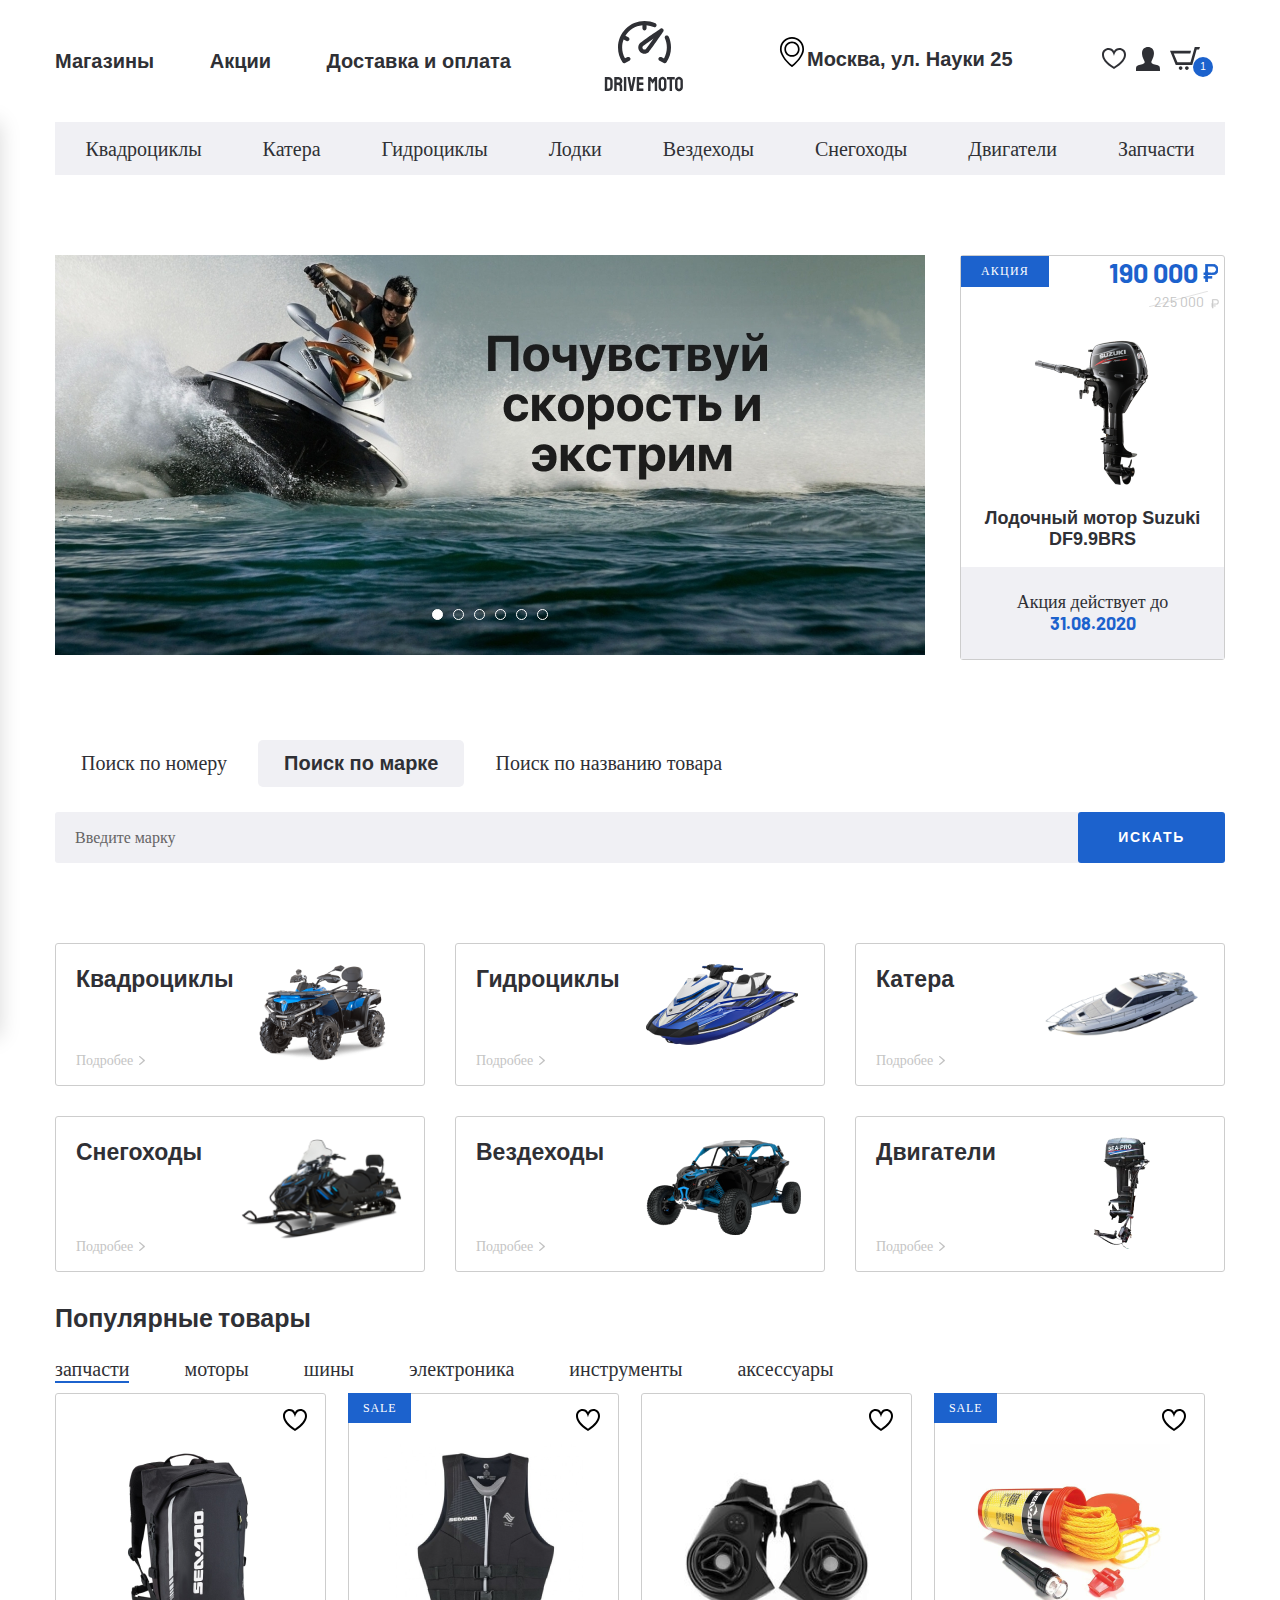
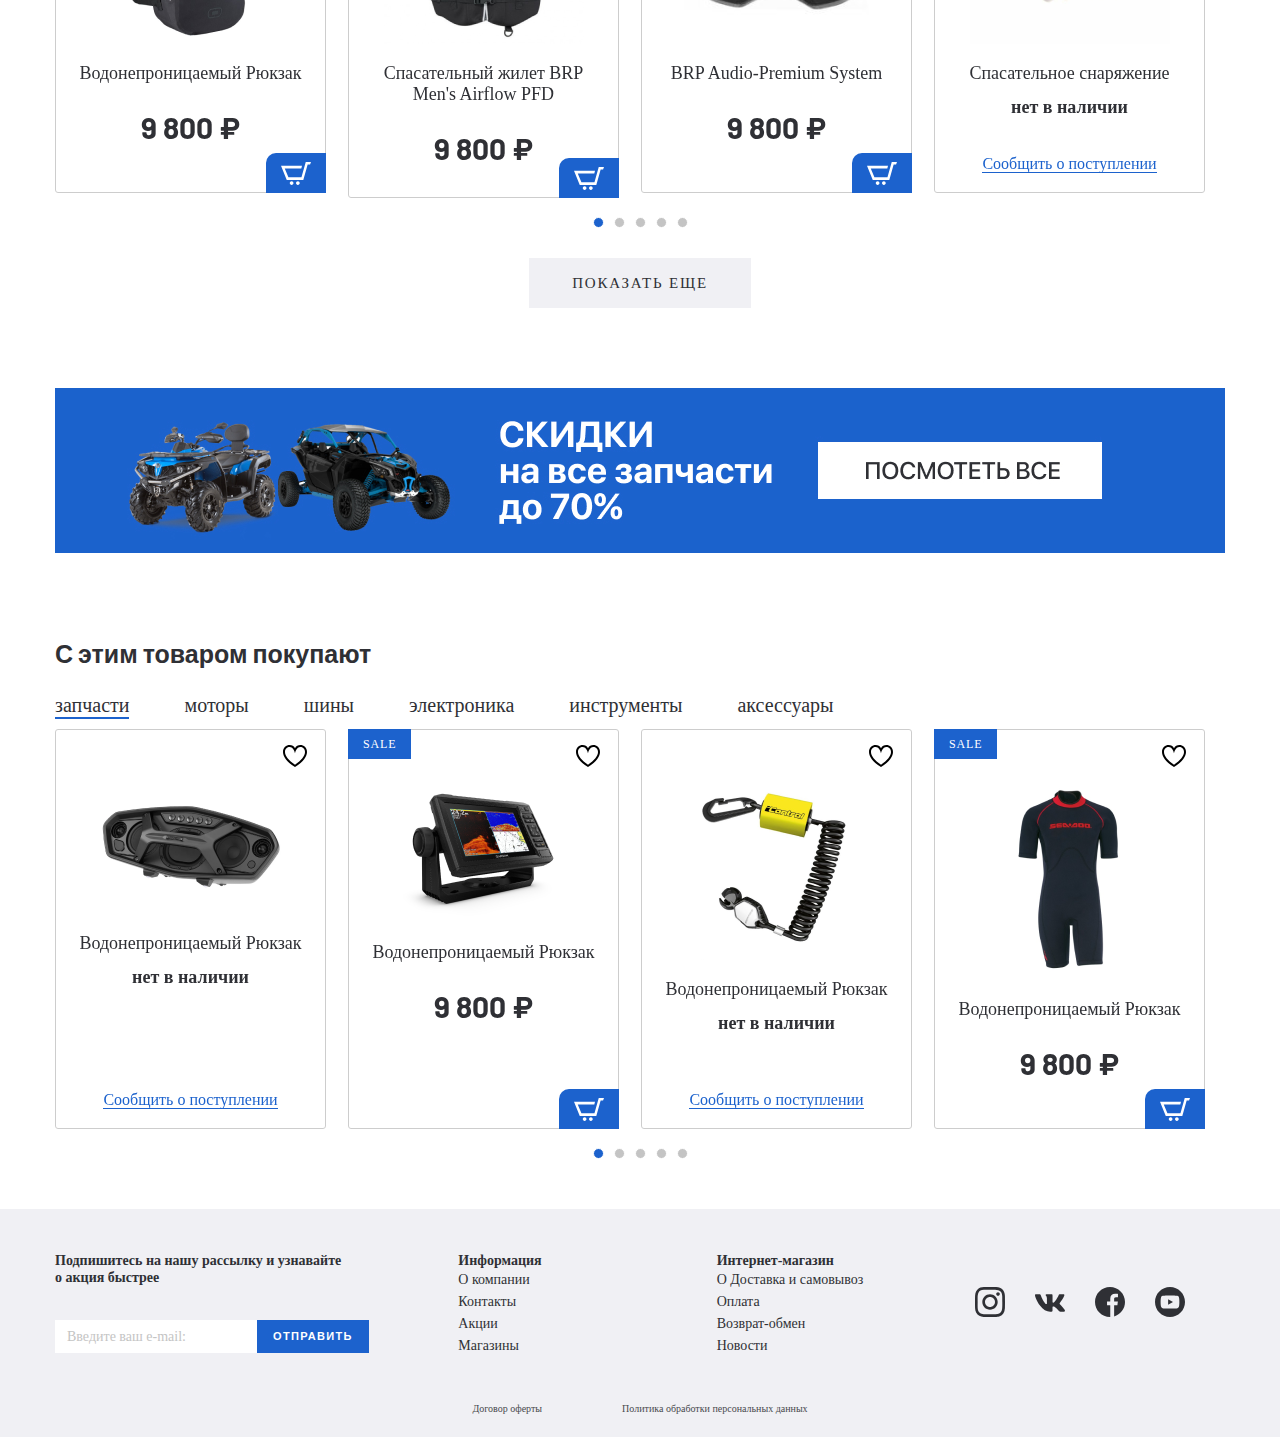
<file: index.html>
<!DOCTYPE html>
<html lang="ru">

<head>
  <meta charset="UTF-8">
  <meta name="viewport" content="width=device-width, initial-scale=1.0">
  <meta http-equiv="X-UA-Compatible" content="ie=edge">
  <title>Document</title>
  <link rel="stylesheet" href="css/normalize.css">
  <link rel="stylesheet" href="css/slick.css">
  <!-- <link rel="stylesheet" href="css/slick-theme.css"> -->
  <link rel="stylesheet" href="css/fonts.css">
  <link rel="stylesheet" href="https://fonts.googleapis.com/css2?family=Barlow:wght@400;700&display=swap"
    rel="stylesheet">
  <link rel="stylesheet" href="css/style.css">
  <link rel="stylesheet" href="css/media.css">
</head>

<body>
  <heafer class="header">
    <div class="header__top">
      <div class="container">
        <div class="header__top-inner">
          <nav class="menu">
            <button class="menu__btn">
              <div class="menu__btn-line"></div>
              <div class="menu__btn-line"></div>
              <div class="menu__btn-line"></div>
            </button>
            <ul class="menu__list">
              <li class="menu__item">
                <a class="menu__link" href="#">
                  Магазины
                </a>
              </li>
              <li class="menu__item">
                <a class="menu__link" href="#">
                  Акции
                </a>
              </li>
              <li class="menu__item">
                <a class="menu__link" href="#">
                  Доставка и оплата
                </a>
              </li>
            </ul>
          </nav>
          <a class="logo" href="#">
            <img class="logo__img" src="images/logo.svg" alt="logo">
          </a>
          <div class="header__box">
            <p class="header__adress">
              Москва, ул. Науки 25
            </p>
            <ul class="user-list">
              <li class="user-list__item">
                <a class="user-list__link" href="#">
                  <img src="images/heart.svg" alt="">
                </a>
              </li>
              <li class="user-list__item">
                <a class="user-list__link" href="#">
                  <img src="images/user.svg" alt="">
                </a>
              </li>
              <li class="user-list__item">
                <a class="user-list__link basket" href="#">
                  <img src="images/basket.svg" alt="">
                  <p class="basket__num">1</p>
                </a>
              </li>
            </ul>
          </div>
        </div>
      </div>
    </div>
    <ul class="menu-mobile__list">
      <li class="menu-mobile__item">
        <a class="menu-mobile__link" href="#">
          <img class="menu-mobile__img" src="images/user.svg" alt="">
          <p>
            Войти
          </p>
        </a>
      </li>
      <li class="menu-mobile__item">
        <a class="menu-mobile__link" href="#">
          <img class="menu-mobile__img" src="images/user.svg" alt="">
          <p>
            Регистрация
          </p>
        </a>
      </li>
      <li class="menu-mobile__item">
        <a class="menu-mobile__link" href="#">
          <img class="menu-mobile__img" src="images/favorite.svg" alt="">
          <p>
            Избранное
          </p>
        </a>
      </li>
      <li class="menu-mobile__item">
        <a class="menu-mobile__link" href="#">
          <img class="menu-mobile__img" src="images/basket.svg" alt="">
          <p>
            Корзина
          </p>
        </a>
      </li>
      <li class="menu-mobile__item">
        <a class="menu-mobile__link" href="#">
          <img class="menu-mobile__img" src="images/house.svg" alt="">
          <p>
            Магазины
          </p>
        </a>
      </li>
      <li class="menu-mobile__item">
        <a class="menu-mobile__link" href="#">
          <img class="menu-mobile__img" src="images/procent.svg" alt="">
          <p>
            Акции
          </p>
        </a>
      </li>
      <li class="menu-mobile__item">
        <a class="menu-mobile__link" href="#">
          <img class="menu-mobile__img" src="images/box.svg" alt="">
          <p>
            Доставка и оплата
          </p>
        </a>
      </li>
      <li class="menu-mobile__item">
        <a class="menu-mobile__link" href="#">
          <p>
            Квадроциклы
          </p>
        </a>
      </li>
      <li class="menu-mobile__item">
        <a class="menu-mobile__link" href="#">
          <p>
            Катера
          </p>
        </a>
      </li>
      <li class="menu-mobile__item">
        <a class="menu-mobile__link" href="#">
          <p>
            Гидроциклы
          </p>
        </a>
      </li>
      <li class="menu-mobile__item">
        <a class="menu-mobile__link" href="#">
          <p>
            Лодки
          </p>
        </a>
      </li>
      <li class="menu-mobile__item">
        <a class="menu-mobile__link" href="#">
          <p>
            Вездеходы
          </p>
        </a>
      </li>
      <li class="menu-mobile__item">
        <a class="menu-mobile__link" href="#">
          <p>
            Снегоходы
          </p>
        </a>
      </li>
      <li class="menu-mobile__item">
        <a class="menu-mobile__link" href="#">
          <p>
            Двигатели
          </p>
        </a>
      </li>
      <li class="menu-mobile__item">
        <a class="menu-mobile__link" href="#">
          <p>
            Запчасти
          </p>
        </a>
      </li>
    </ul>

    <div class="menu__mobile-linewrapper">
      <ul class="menu__mobile-line">
        <li class="menu__item">
          <a class="menu__link" href="#">
            Магазины
          </a>
        </li>
        <li class="menu__item">
          <a class="menu__link" href="#">
            Акции
          </a>
        </li>
        <li class="menu__item">
          <a class="menu__link" href="#">
            Доставка и оплата
          </a>
        </li>
      </ul>
    </div>


    <div class="header__bottom">
      <div class="container">
        <div class="header__bottom-inner">
          <ul class="menu-categories">
            <li class="menu-categories__item">
              <a class="menu-categories__link" href="#">
                Квадроциклы
              </a>
            </li>
            <li class="menu-categories__item">
              <a class="menu-categories__link" href="#">
                Катера
              </a>
            </li>
            <li class="menu-categories__item">
              <a class="menu-categories__link" href="#">
                Гидроциклы
              </a>
            </li>
            <li class="menu-categories__item">
              <a class="menu-categories__link" href="#">
                Лодки
              </a>
            </li>
            <li class="menu-categories__item">
              <a class="menu-categories__link" href="#">
                Вездеходы
              </a>
            </li>
            <li class="menu-categories__item">
              <a class="menu-categories__link" href="#">
                Снегоходы
              </a>
            </li>
            <li class="menu-categories__item">
              <a class="menu-categories__link" href="#">
                Двигатели
              </a>
            </li>
            <li class="menu-categories__item">
              <a class="menu-categories__link" href="#">
                Запчасти
              </a>
            </li>
          </ul>
        </div>
      </div>
    </div>
  </heafer>

  <section class="banner-section page-section">
    <div class="container">
      <div class="banner-section__inner">
        <div class="banner-section__slider">
          <a class="banner-section__slider-item" href="#">
            <img class="banner-section__slider-img" src="images/banner-slider.jpg" alt="">
          </a>
          <a class="banner-section__slider-item" href="#">
            <img class="banner-section__slider-img" src="images/banner-slider.jpg" alt="">
          </a>
          <a class="banner-section__slider-item" href="#">
            <img class="banner-section__slider-img" src="images/banner-slider.jpg" alt="">
          </a>
          <a class="banner-section__slider-item" href="#">
            <img class="banner-section__slider-img" src="images/banner-slider.jpg" alt="">
          </a>
          <a class="banner-section__slider-item" href="#">
            <img class="banner-section__slider-img" src="images/banner-slider.jpg" alt="">
          </a>
          <a class="banner-section__slider-item" href="#">
            <img class="banner-section__slider-img" src="images/banner-slider.jpg" alt="">
          </a>
        </div>
        <a class="banner-section__item sale-item" href="#">
          <div class="sale-item__top">
            <p class="sale-item__info">
              акция
            </p>
            <div class="sale-item__price">
              <div class="price sale-item__price-new">190 000</div>
              <div class="price sale-item__price-old">225 000</div>
            </div>
          </div>
          <img class="sale-item__img" src="images/content/sale-1.png" alt="">
          <h5 class="sale-item__title">
            Лодочный мотор Suzuki DF9.9BRS
          </h5>
          <p class="sale-item__footer">
            Акция действует до
            <span>31.08.2020</span>
          </p>
        </a>
      </div>
    </div>
  </section>

  <div class="search page-section">
    <div class="container">
      <div class="search__inner">
        <div class="search__tabs tabs-wrapper">
          <div class="mobile-overflow">
            <a class="search__tabs-item tab" href="#tab-1">Поиск по номеру</a>
            <a class="search__tabs-item tab--active tab" href="#tab-2">Поиск по марке</a>
            <a class="search__tabs-item tab" href="#tab-3">Поиск по названию товара</a>
          </div>
        </div>
        <div class="search__content">
          <div class="search__content-item tabs-content" id="tab-1">
            <form class="search__content-form" action="">
              <input class="search__content-input" type="text" placeholder="Введите номер">
              <button class="search__content-btn" type="submit ">искать</button>
            </form>
          </div>
          <div class="search__content-item tabs-content  tabs-content--active" id="tab-2">
            <form class="search__content-form" action="">
              <input class="search__content-input" type="text" placeholder="Введите марку">
              <button class="search__content-btn" type="submit ">искать</button>
            </form>
          </div>
          <div class="search__content-item tabs-content" id="tab-3">
            <form class="search__content-form" action="">
              <input class="search__content-input" type="text" placeholder="Введите названиe товара">
              <button class="search__content-btn" type="submit ">искать</button>
            </form>
          </div>
        </div>
      </div>
    </div>
  </div>

  <section class="categories">
    <div class="container">
      <div class="categories__inner">
        <a class="categories__item" href="#">
          <div class="categories__item-info">
            <h4 class="categories__item-title">Квадроциклы</h4>
            <p class="categories__item-text">
              Подробее
            </p>
          </div>
          <div class="categories__item-img">
            <img src="images/categories-1.png" alt="">
          </div>
        </a>
        <a class="categories__item" href="#">
          <div class="categories__item-info">
            <h4 class="categories__item-title">Гидроциклы</h4>
            <p class="categories__item-text">
              Подробее
            </p>
          </div>
          <div class="categories__item-img">
            <img src="images/categories-2.png" alt="">
          </div>
        </a>
        <a class="categories__item" href="#">
          <div class="categories__item-info">
            <h4 class="categories__item-title">Катера</h4>
            <p class="categories__item-text">
              Подробее
            </p>
          </div>
          <div class="categories__item-img">
            <img src="images/categories-3.png" alt="">
          </div>
        </a>
        <a class="categories__item" href="#">
          <div class="categories__item-info">
            <h4 class="categories__item-title">Снегоходы</h4>
            <p class="categories__item-text">
              Подробее
            </p>
          </div>
          <div class="categories__item-img">
            <img src="images/categories-4.png" alt="">
          </div>
        </a>
        <a class="categories__item" href="#">
          <div class="categories__item-info">
            <h4 class="categories__item-title">Вездеходы</h4>
            <p class="categories__item-text">
              Подробее
            </p>
          </div>
          <div class="categories__item-img">
            <img src="images/categories-5.png" alt="">
          </div>
        </a>
        <a class="categories__item" href="#">
          <div class="categories__item-info">
            <h4 class="categories__item-title">Двигатели</h4>
            <p class="categories__item-text">
              Подробее
            </p>
          </div>
          <div class="categories__item-img">
            <img src="images/categories-6.png" alt="">
          </div>
        </a>
      </div>
    </div>
  </section>

  <section class="products">
    <div class="container">
      <div class="products__inner">
        <h3 class="product__title">Популярные товары</h3>
        <div class="tabs-wrapper">
          <div class="tabs products__tabs mobile-overflow">
            <a class="tab products__tab tab--active" href="#product-tab-1">запчасти</a>
            <a class="tab products__tab" href="#product-tab-2">моторы</a>
            <a class="tab products__tab" href="#product-tab-3">шины</a>
            <a class="tab products__tab" href="#product-tab-4">электроника</a>
            <a class="tab products__tab" href="#product-tab-5">инструменты</a>
            <a class="tab products__tab" href="#product-tab-6">аксессуары</a>
          </div>


        </div>
        <div class="tabs-container products__container">
          <div class="tabs-content product__content tabs-content--active" id="product-tab-1">
          
            <div class="product-slider">
          
              <div class="product-slider__item">
                <div class="product-item__wrapper ">
                  <button class="product-item__favorite"></button>
                  <button class="product-item__basket">
                    <img src="images/basket-white.svg" alt="">
                  </button>
                  <a class="product-item__notify-link" href="#">
                    <span>
                      Сообщить о поступлении
                    </span>
                  </a>
                  <a class="product-item" href="#">
                    <p class="product-item__hover-text">
                      посмотреть товар.
                    </p>
                    <img class="product-item__img" src="images/products/product-1.png" alt="">
                    <h4 class="product-item__title">
                      Водонепроницаемый
                      Рюкзак
                    </h4>
                    <p class="product-item__price price">
                      9 800 ₽
                    </p>
                    <p class="product-item__notify-text">
                      нет в наличии
                    </p>
                  </a>
                </div>
              </div>
              <div class="product-slider__item">
                <div class="product-item__wrapper">
                  <button class="product-item__favorite"></button>
                  <button class="product-item__basket">
                    <img src="images/basket-white.svg" alt="">
                  </button>
                  <a class="product-item__notify-link" href="#">
                    <span>
                      Сообщить о поступлении
                    </span>
                  </a>
                  <a class="product-item product-item--sale" href="#">
                    <p class="product-item__hover-text">
                      посмотреть товар.
                    </p>
                    <img class="product-item__img" src="images/products/product-2.png" alt="">
                    <h4 class="product-item__title">
                      Спасательный жилет BRP Men's Airflow PFD
          
                    </h4>
                    <p class="product-item__price price">
                      9 800 ₽
                    </p>
                    <p class="product-item__notify-text">
                      нет в наличии
                    </p>
                  </a>
                </div>
              </div>
              <div class="product-slider__item">
                <div class="product-item__wrapper ">
                  <button class="product-item__favorite"></button>
                  <button class="product-item__basket">
                    <img src="images/basket-white.svg" alt="">
                  </button>
                  <a class="product-item__notify-link" href="#">
                    <span>
                      Сообщить о поступлении
                    </span>
                  </a>
                  <a class="product-item " href="#">
                    <p class="product-item__hover-text">
                      посмотреть товар.
                    </p>
                    <img class="product-item__img" src="images/products/product-3.png" alt="">
                    <h4 class="product-item__title">
                      BRP Audio-Premium System
                    </h4>
                    <p class="product-item__price price">
                      9 800 ₽
                    </p>
                    <p class="product-item__notify-text">
                      нет в наличии
                    </p>
                  </a>
                </div>
              </div>
              <div class="product-slider__item">
                <div class="product-item__wrapper product-item__not-available">
                  <button class="product-item__favorite"></button>
                  <button class="product-item__basket">
                    <img src="images/basket-white.svg" alt="">
                  </button>
                  <a class="product-item__notify-link" href="#">
                    <span>
                      Сообщить о поступлении
                    </span>
                  </a>
                  <a class="product-item product-item--sale" href="#">
                    <p class="product-item__hover-text">
                      посмотреть товар.
                    </p>
                    <img class="product-item__img" src="images/products/product-4.png" alt="">
                    <h4 class="product-item__title">
                      Спасательное
                      снаряжение
          
                    </h4>
                    <p class="product-item__price price">
                      9 800 ₽
                    </p>
                    <p class="product-item__notify-text">
                      нет в наличии
                    </p>
                  </a>
                </div>
              </div>
              <div class="product-slider__item">
                <div class="product-item__wrapper ">
                  <button class="product-item__favorite"></button>
                  <button class="product-item__basket">
                    <img src="images/basket-white.svg" alt="">
                  </button>
                  <a class="product-item__notify-link" href="#">
                    <span>
                      Сообщить о поступлении
                    </span>
                  </a>
                  <a class="product-item " href="#">
                    <p class="product-item__hover-text">
                      посмотреть товар.
                    </p>
                    <img class="product-item__img" src="images/products/product-3.png" alt="">
                    <h4 class="product-item__title">
                      Водонепроницаемый
                      Рюкзак
                    </h4>
                    <p class="product-item__price price">
                      9 800 ₽
                    </p>
                    <p class="product-item__notify-text">
                      нет в наличии
                    </p>
                  </a>
                </div>
              </div>
            </div>
          
          
          </div>

          <div class="tabs-content product__content" id="product-tab-2">

            <div class="product-slider">
            
              <div class="product-slider__item">
                <div class="product-item__wrapper ">
                  <button class="product-item__favorite"></button>
                  <button class="product-item__basket">
                    <img src="images/basket-white.svg" alt="">
                  </button>
                  <a class="product-item__notify-link" href="#">
                    <span>
                      Сообщить о поступлении
                    </span>
                  </a>
                  <a class="product-item" href="#">
                    <p class="product-item__hover-text">
                      посмотреть товар.
                    </p>
                    <img class="product-item__img" src="images/products/product-1.png" alt="">
                    <h4 class="product-item__title">
                      Водонепроницаемый
                      Рюкзак
                    </h4>
                    <p class="product-item__price price">
                      9 800 ₽
                    </p>
                    <p class="product-item__notify-text">
                      нет в наличии
                    </p>
                  </a>
                </div>
              </div>
              <div class="product-slider__item">
                <div class="product-item__wrapper">
                  <button class="product-item__favorite"></button>
                  <button class="product-item__basket">
                    <img src="images/basket-white.svg" alt="">
                  </button>
                  <a class="product-item__notify-link" href="#">
                    <span>
                      Сообщить о поступлении
                    </span>
                  </a>
                  <a class="product-item product-item--sale" href="#">
                    <p class="product-item__hover-text">
                      посмотреть товар.
                    </p>
                    <img class="product-item__img" src="images/products/product-2.png" alt="">
                    <h4 class="product-item__title">
                      Спасательный жилет BRP Men's Airflow PFD
            
                    </h4>
                    <p class="product-item__price price">
                      9 800 ₽
                    </p>
                    <p class="product-item__notify-text">
                      нет в наличии
                    </p>
                  </a>
                </div>
              </div>
              <div class="product-slider__item">
                <div class="product-item__wrapper ">
                  <button class="product-item__favorite"></button>
                  <button class="product-item__basket">
                    <img src="images/basket-white.svg" alt="">
                  </button>
                  <a class="product-item__notify-link" href="#">
                    <span>
                      Сообщить о поступлении
                    </span>
                  </a>
                  <a class="product-item " href="#">
                    <p class="product-item__hover-text">
                      посмотреть товар.
                    </p>
                    <img class="product-item__img" src="images/products/product-3.png" alt="">
                    <h4 class="product-item__title">
                      BRP Audio-Premium System
                    </h4>
                    <p class="product-item__price price">
                      9 800 ₽
                    </p>
                    <p class="product-item__notify-text">
                      нет в наличии
                    </p>
                  </a>
                </div>
              </div>
              <div class="product-slider__item">
                <div class="product-item__wrapper product-item__not-available">
                  <button class="product-item__favorite"></button>
                  <button class="product-item__basket">
                    <img src="images/basket-white.svg" alt="">
                  </button>
                  <a class="product-item__notify-link" href="#">
                    <span>
                      Сообщить о поступлении
                    </span>
                  </a>
                  <a class="product-item product-item--sale" href="#">
                    <p class="product-item__hover-text">
                      посмотреть товар.
                    </p>
                    <img class="product-item__img" src="images/products/product-4.png" alt="">
                    <h4 class="product-item__title">
                      Спасательное
                      снаряжение
            
                    </h4>
                    <p class="product-item__price price">
                      9 800 ₽
                    </p>
                    <p class="product-item__notify-text">
                      нет в наличии
                    </p>
                  </a>
                </div>
              </div>
              <div class="product-slider__item">
                <div class="product-item__wrapper ">
                  <button class="product-item__favorite"></button>
                  <button class="product-item__basket">
                    <img src="images/basket-white.svg" alt="">
                  </button>
                  <a class="product-item__notify-link" href="#">
                    <span>
                      Сообщить о поступлении
                    </span>
                  </a>
                  <a class="product-item " href="#">
                    <p class="product-item__hover-text">
                      посмотреть товар.
                    </p>
                    <img class="product-item__img" src="images/products/product-3.png" alt="">
                    <h4 class="product-item__title">
                      Водонепроницаемый
                      Рюкзак
                    </h4>
                    <p class="product-item__price price">
                      9 800 ₽
                    </p>
                    <p class="product-item__notify-text">
                      нет в наличии
                    </p>
                  </a>
                </div>
              </div>
            </div>


          </div>
          <div class="tabs-content product__content" id="product-tab-3">
            slider-3
          </div>
          <div class="tabs-content product__content" id="product-tab-4">
            slider-4
          </div>
          <div class="tabs-content product__content" id="product-tab-5">
            slider-5
          </div>
          <div class="tabs-content product__content" id="product-tab-6">
            slider-6
          </div>
        </div>

        <div class="product__more">
          <a class="product__more-link" href="#">Показать еще</a>
        </div>

      </div>
    </div>
  </section>
  

  <div class="banner">
    <div class="container">
      <a class="banner-link" href="#">
        <img src="images/banner.jpg" alt="">
      </a>
    </div>
  </div>


  <section class="products">
    <div class="container">
      <div class="products__inner">
        <h3 class="product__title">С этим товаром покупают</h3>
        <div class="tabs-wrapper  ">
          <div class="tabs products__tabs mobile-overflow">
            <a class="tab products__tab tab--active" href="#popular-tab-1">запчасти</a>
            <a class="tab products__tab" href="#popular-tab-2">моторы</a>
            <a class="tab products__tab" href="#popular-tab-3">шины</a>
            <a class="tab products__tab" href="#popular-tab-4">электроника</a>
            <a class="tab products__tab" href="#popular-tab-5">инструменты</a>
            <a class="tab products__tab" href="#popular-tab-6">аксессуары</a>
          </div>
        </div>

        <div class="tabs-container products__container">
        
          <div class="tabs-content product__content tabs-content--active" id="popular-tab-1">
            <div class="product-slider">
        
              <div class="product-slider__item">
                <div class="product-item__wrapper product-item__not-available">
                  <button class="product-item__favorite"></button>
                  <button class="product-item__basket">
                    <img src="images/basket-white.svg" alt="">
                  </button>
                  <a class="product-item__notify-link" href="#">
                    <span>
                      Сообщить о поступлении
                    </span>
                  </a>
                  <a class="product-item" href="#">
                    <p class="product-item__hover-text">
                      посмотреть товар.
                    </p>
                    <img class="product-item__img" src="images/products/popular/popular-1.png" alt="">
                    <h4 class="product-item__title">
                      Водонепроницаемый
                      Рюкзак
                    </h4>
                    <p class="product-item__price price">
                      9 800 ₽
                    </p>
                    <p class="product-item__notify-text">
                      нет в наличии
                    </p>
                  </a>
                </div>
              </div>
              <div class="product-slider__item">
                <div class="product-item__wrapper">
                  <button class="product-item__favorite"></button>
                  <button class="product-item__basket">
                    <img src="images/basket-white.svg" alt="">
                  </button>
                  <a class="product-item__notify-link" href="#">
                    <span>
                      Сообщить о поступлении
                    </span>
                  </a>
                  <a class="product-item product-item--sale" href="#">
                    <p class="product-item__hover-text">
                      посмотреть товар.
                    </p>
                    <img class="product-item__img" src="images/products/popular/popular-2.png" alt="">
                    <h4 class="product-item__title">
                      Водонепроницаемый
                      Рюкзак
                    </h4>
                    <p class="product-item__price price">
                      9 800 ₽
                    </p>
                    <p class="product-item__notify-text">
                      нет в наличии
                    </p>
                  </a>
                </div>
              </div>
              <div class="product-slider__item">
                <div class="product-item__wrapper product-item__not-available">
                  <button class="product-item__favorite"></button>
                  <button class="product-item__basket">
                    <img src="images/basket-white.svg" alt="">
                  </button>
                  <a class="product-item__notify-link" href="#">
                    <span>
                      Сообщить о поступлении
                    </span>
                  </a>
                  <a class="product-item " href="#">
                    <p class="product-item__hover-text">
                      посмотреть товар.
                    </p>
                    <img class="product-item__img" src="images/products/popular/popular-3.png" alt="">
                    <h4 class="product-item__title">
                      Водонепроницаемый
                      Рюкзак
                    </h4>
                    <p class="product-item__price price">
                      9 800 ₽
                    </p>
                    <p class="product-item__notify-text">
                      нет в наличии
                    </p>
                  </a>
                </div>
              </div>
              <div class="product-slider__item">
                <div class="product-item__wrapper ">
                  <button class="product-item__favorite"></button>
                  <button class="product-item__basket">
                    <img src="images/basket-white.svg" alt="">
                  </button>
                  <a class="product-item__notify-link" href="#">
                    <span>
                      Сообщить о поступлении
                    </span>
                  </a>
                  <a class="product-item product-item--sale" href="#">
                    <p class="product-item__hover-text">
                      посмотреть товар.
                    </p>
                    <img class="product-item__img" src="images/products/popular/popular-4.png" alt="">
                    <h4 class="product-item__title">
                      Водонепроницаемый
                      Рюкзак
                    </h4>
                    <p class="product-item__price price">
                      9 800 ₽
                    </p>
                    <p class="product-item__notify-text">
                      нет в наличии
                    </p>
                  </a>
                </div>
              </div>
              <div class="product-slider__item">
                <div class="product-item__wrapper ">
                  <button class="product-item__favorite"></button>
                  <button class="product-item__basket">
                    <img src="images/basket-white.svg" alt="">
                  </button>
                  <a class="product-item__notify-link" href="#">
                    <span>
                      Сообщить о поступлении
                    </span>
                  </a>
                  <a class="product-item " href="#">
                    <p class="product-item__hover-text">
                      посмотреть товар.
                    </p>
                    <img class="product-item__img" src="images/products/product-3.png" alt="">
                    <h4 class="product-item__title">
                      Водонепроницаемый
                      Рюкзак
                    </h4>
                    <p class="product-item__price price">
                      9 800 ₽
                    </p>
                    <p class="product-item__notify-text">
                      нет в наличии
                    </p>
                  </a>
                </div>
              </div>
            </div>
        
          </div>
        
          <div class="tabs-content product__content" id="popular-tab-2">
        
            <div class="product-slider">
        
              <div class="product-slider__item">
                <div class="product-item__wrapper product-item__not-available">
                  <button class="product-item__favorite"></button>
                  <button class="product-item__basket">
                    <img src="images/basket-white.svg" alt="">
                  </button>
                  <a class="product-item__notify-link" href="#">
                    <span>
                      Сообщить о поступлении
                    </span>
                  </a>
                  <a class="product-item" href="#">
                    <p class="product-item__hover-text">
                      посмотреть товар.
                    </p>
                    <img class="product-item__img" src="images/products/popular/popular-1.png" alt="">
                    <h4 class="product-item__title">
                      Водонепроницаемый
                      Рюкзак
                    </h4>
                    <p class="product-item__price price">
                      9 800 ₽
                    </p>
                    <p class="product-item__notify-text">
                      нет в наличии
                    </p>
                  </a>
                </div>
              </div>
              <div class="product-slider__item">
                <div class="product-item__wrapper">
                  <button class="product-item__favorite"></button>
                  <button class="product-item__basket">
                    <img src="images/basket-white.svg" alt="">
                  </button>
                  <a class="product-item__notify-link" href="#">
                    <span>
                      Сообщить о поступлении
                    </span>
                  </a>
                  <a class="product-item product-item--sale" href="#">
                    <p class="product-item__hover-text">
                      посмотреть товар.
                    </p>
                    <img class="product-item__img" src="images/products/popular/popular-2.png" alt="">
                    <h4 class="product-item__title">
                      Водонепроницаемый
                      Рюкзак
                    </h4>
                    <p class="product-item__price price">
                      9 800 ₽
                    </p>
                    <p class="product-item__notify-text">
                      нет в наличии
                    </p>
                  </a>
                </div>
              </div>
              <div class="product-slider__item">
                <div class="product-item__wrapper product-item__not-available">
                  <button class="product-item__favorite"></button>
                  <button class="product-item__basket">
                    <img src="images/basket-white.svg" alt="">
                  </button>
                  <a class="product-item__notify-link" href="#">
                    <span>
                      Сообщить о поступлении
                    </span>
                  </a>
                  <a class="product-item " href="#">
                    <p class="product-item__hover-text">
                      посмотреть товар.
                    </p>
                    <img class="product-item__img" src="images/products/popular/popular-3.png" alt="">
                    <h4 class="product-item__title">
                      Водонепроницаемый
                      Рюкзак
                    </h4>
                    <p class="product-item__price price">
                      9 800 ₽
                    </p>
                    <p class="product-item__notify-text">
                      нет в наличии
                    </p>
                  </a>
                </div>
              </div>
              <div class="product-slider__item">
                <div class="product-item__wrapper ">
                  <button class="product-item__favorite"></button>
                  <button class="product-item__basket">
                    <img src="images/basket-white.svg" alt="">
                  </button>
                  <a class="product-item__notify-link" href="#">
                    <span>
                      Сообщить о поступлении
                    </span>
                  </a>
                  <a class="product-item product-item--sale" href="#">
                    <p class="product-item__hover-text">
                      посмотреть товар.
                    </p>
                    <img class="product-item__img" src="images/products/popular/popular-4.png" alt="">
                    <h4 class="product-item__title">
                      Водонепроницаемый
                      Рюкзак
                    </h4>
                    <p class="product-item__price price">
                      9 800 ₽
                    </p>
                    <p class="product-item__notify-text">
                      нет в наличии
                    </p>
                  </a>
                </div>
              </div>
              <div class="product-slider__item">
                <div class="product-item__wrapper ">
                  <button class="product-item__favorite"></button>
                  <button class="product-item__basket">
                    <img src="images/basket-white.svg" alt="">
                  </button>
                  <a class="product-item__notify-link" href="#">
                    <span>
                      Сообщить о поступлении
                    </span>
                  </a>
                  <a class="product-item " href="#">
                    <p class="product-item__hover-text">
                      посмотреть товар.
                    </p>
                    <img class="product-item__img" src="images/products/product-3.png" alt="">
                    <h4 class="product-item__title">
                      Водонепроницаемый
                      Рюкзак
                    </h4>
                    <p class="product-item__price price">
                      9 800 ₽
                    </p>
                    <p class="product-item__notify-text">
                      нет в наличии
                    </p>
                  </a>
                </div>
              </div>
            </div>
          </div>
          <div class="tabs-content product__content" id="popular-tab-3">
            slider-3
          </div>
          <div class="tabs-content product__content" id="popular-tab-4">
            slider-4
          </div>
          <div class="tabs-content product__content" id="popular-tab-5">
            slider-5
          </div>
          <div class="tabs-content product__content" id="popular-tab-6">
            slider-6
          </div>
        </div>


      </div>
    </div>
  </section>

  

  <footer class="footer">
    <div class="container">
      <div class="footer__top ">
        <div class="footer__top-inner">
          <div class="footer__top-item footer__top-newslatter">
            <h6 class="footer__top-title">
              Подпишитесь на нашу рассылку
              и узнавайте о акция быстрее
              </р>
              <form class="footer-form">
                <input class="footer-form__input" type="text" placeholder="Введите ваш e-mail:">
                <button class="footer-form__btn" type="submit">Отправить</button>
              </form>
          </div>
          <div class="footer__top-item footer__top-itemdrop">
            <h6 class="footer__top-title footer__topdrop ">
              Информация
            </h6>

            <ul class="footer-list">
              <li class="footer-list__item >
                <a href="#">О компании</a>
              </li>
              <li class="footer-list__item">
                <a href="#">Контакты</a>
              </li>
              <li class="footer-list__item">
                <a href="#">Акции</a>
              </li>
              <li class="footer-list__item">
                <a href="#">Магазины</a>
              </li>
            </ul>

          </div>
          <div class="footer__top-item footer__top-itemdrop">
            <h6 class="footer__top-title footer__topdrop  ">
              Интернет-магазин
            </h6>
            <ul class="footer-list ">
              <li class="footer-list__item">
                <a href="#">О Доставка и самовывоз</a>
              </li>
              <li class="footer-list__item">
                <a href="#">Оплата</a>
              </li>
              <li class="footer-list__item">
                <a href="#">Возврат-обмен</a>
              </li>
              <li class="footer-list__item">
                <a href="#">Новости</a>
              </li>
            </ul>
          </div>
          <div class="footer__top-item footer__top-social">
            <ul class="social-list">
              <li class="social-list__item">
                <a href="#">
                  <img src="images/social-icon/instagram.svg" alt="">
                </a>
              </li>
              <li class="social-list__item">
                <a href="#">
                  <img src="images/social-icon/vkontakte.svg" alt="">
                </a>
              </li>
              <li class="social-list__item">
                <a href="#">
                  <img src="images/social-icon/facebook.svg" alt="">
                </a>
              </li>
              <li class="social-list__item">
                <a href="#">
                  <img src="images/social-icon/youtube.svg" alt="">
                </a>
              </li>
            </ul>
          </div>
        </div>
      </div>
      <div class="footer__bottom">
        <a class="footer__bottom-link" href="#">Договор оферты</a>
        <a class="footer__bottom-link" href="#">Политика обработки персональных данных</a>
      </div>
    </div>
  </footer>


  <script src="https://ajax.googleapis.com/ajax/libs/jquery/3.4.1/jquery.min.js"></script>
  <script src="js/slick.js"></script>
  <script src="js/main.js"></script>
</body>

</html>



<!-- <div class="tabs-wrapper">
    <div class="tabs">
      <a class="tab" href="#"></a>
    </div>
    <div class="tabs-container">
      <div class="tabs-content">
  
      </div>
    </div>
  </div> -->
</file>
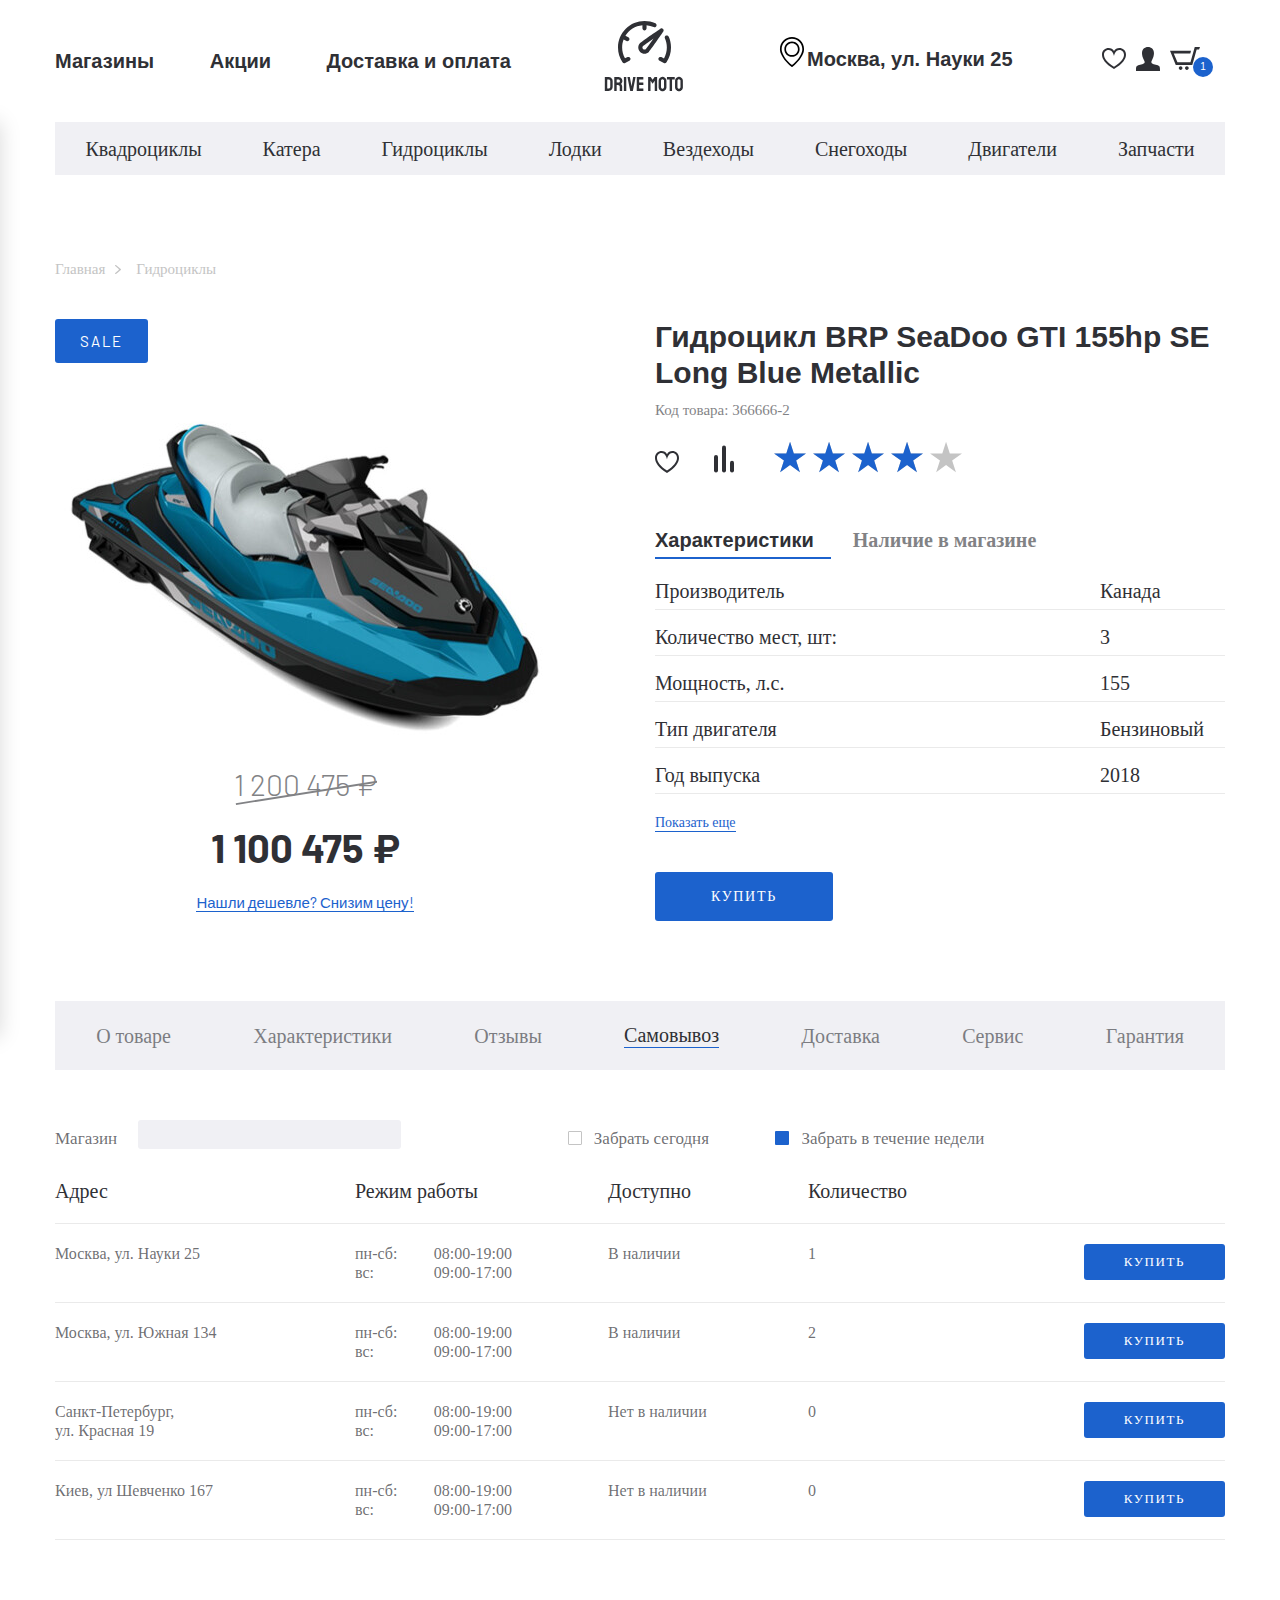
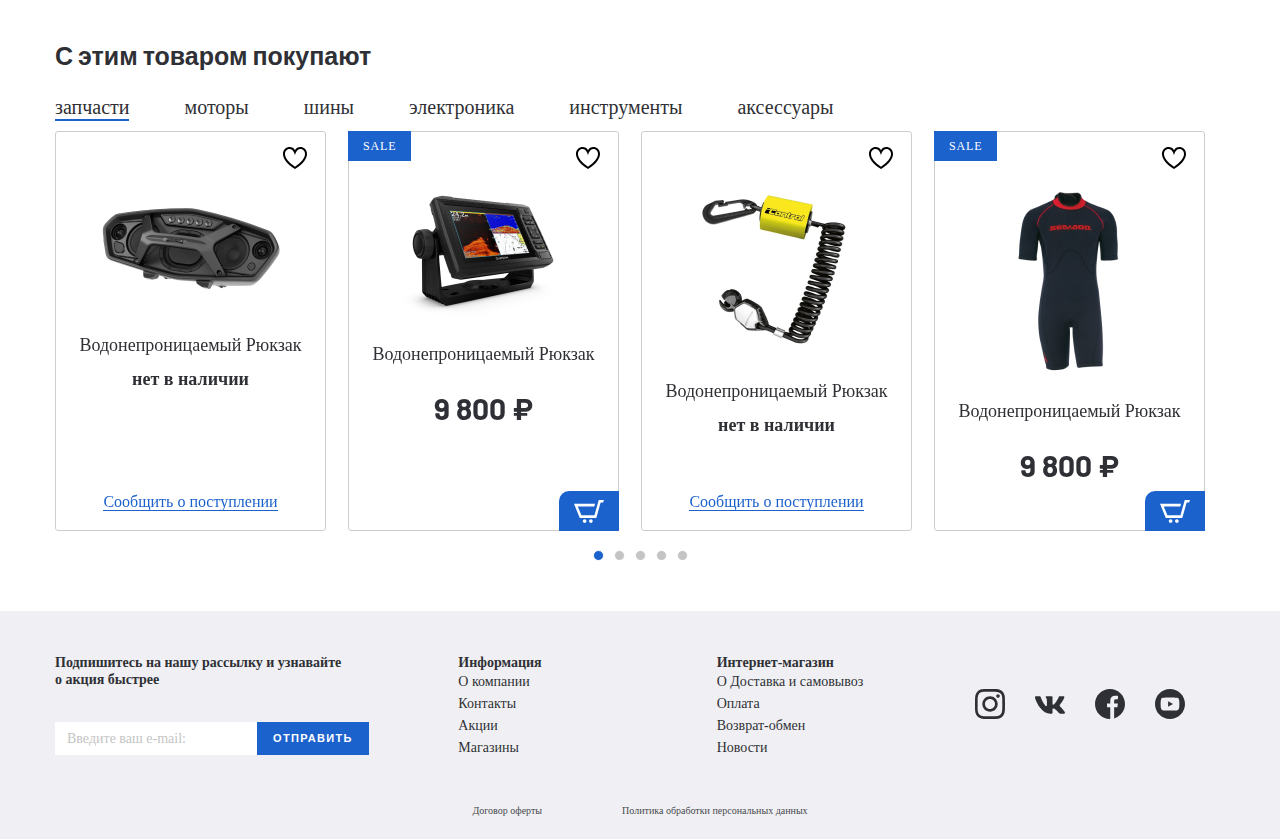
<file: product-page.html>
<!DOCTYPE html>
<html lang="ru">

<head>
  <meta charset="UTF-8">
  <meta name="viewport" content="width=device-width, initial-scale=1.0">
  <meta http-equiv="X-UA-Compatible" content="ie=edge">
  <title>Document</title>
  <link rel="stylesheet" href="https://fonts.googleapis.com/css2?family=Barlow:wght@400;700&display=swap"
    rel="stylesheet">
  <link rel="stylesheet" href="css/jquery.rateyo.min.css">
  <link rel="stylesheet" href="css/normalize.css">
  <link rel="stylesheet" href="css/slick.css">
  <link rel="stylesheet" href="css/fonts.css">
  <link rel="stylesheet" href="css/ion.rangeSlider.min.css">
  <link rel="stylesheet" href="css/jquery.formstyler.css">
  <link rel="stylesheet" href="css/jquery.formstyler.theme.css">
  <link rel="stylesheet" href="css/style.css">
  <link rel="stylesheet" href="css/media.css">
</head>

<body>
  <heafer class="header">
    <div class="header__top">
      <div class="container">
        <div class="header__top-inner">
          <nav class="menu">
            <button class="menu__btn">
              <div class="menu__btn-line"></div>
              <div class="menu__btn-line"></div>
              <div class="menu__btn-line"></div>
            </button>
            <ul class="menu__list">
              <li class="menu__item">
                <a class="menu__link" href="#">
                  Магазины
                </a>
              </li>
              <li class="menu__item">
                <a class="menu__link" href="#">
                  Акции
                </a>
              </li>
              <li class="menu__item">
                <a class="menu__link" href="#">
                  Доставка и оплата
                </a>
              </li>
            </ul>
          </nav>
          <a class="logo" href="#">
            <img class="logo__img" src="images/logo.svg" alt="logo">
          </a>
          <div class="header__box">
            <p class="header__adress">
              Москва, ул. Науки 25
            </p>
            <ul class="user-list">
              <li class="user-list__item">
                <a class="user-list__link" href="#">
                  <img src="images/heart.svg" alt="">
                </a>
              </li>
              <li class="user-list__item">
                <a class="user-list__link" href="#">
                  <img src="images/user.svg" alt="">
                </a>
              </li>
              <li class="user-list__item">
                <a class="user-list__link basket" href="#">
                  <img src="images/basket.svg" alt="">
                  <p class="basket__num">1</p>
                </a>
              </li>
            </ul>
          </div>
        </div>
      </div>
    </div>
    <ul class="menu-mobile__list">
      <li class="menu-mobile__item">
        <a class="menu-mobile__link" href="#">
          <img class="menu-mobile__img" src="images/user.svg" alt="">
          <p>
            Войти
          </p>
        </a>
      </li>
      <li class="menu-mobile__item">
        <a class="menu-mobile__link" href="#">
          <img class="menu-mobile__img" src="images/user.svg" alt="">
          <p>
            Регистрация
          </p>
        </a>
      </li>
      <li class="menu-mobile__item">
        <a class="menu-mobile__link" href="#">
          <img class="menu-mobile__img" src="images/favorite.svg" alt="">
          <p>
            Избранное
          </p>
        </a>
      </li>
      <li class="menu-mobile__item">
        <a class="menu-mobile__link" href="#">
          <img class="menu-mobile__img" src="images/basket.svg" alt="">
          <p>
            Корзина
          </p>
        </a>
      </li>
      <li class="menu-mobile__item">
        <a class="menu-mobile__link" href="#">
          <img class="menu-mobile__img" src="images/house.svg" alt="">
          <p>
            Магазины
          </p>
        </a>
      </li>
      <li class="menu-mobile__item">
        <a class="menu-mobile__link" href="#">
          <img class="menu-mobile__img" src="images/procent.svg" alt="">
          <p>
            Акции
          </p>
        </a>
      </li>
      <li class="menu-mobile__item">
        <a class="menu-mobile__link" href="#">
          <img class="menu-mobile__img" src="images/box.svg" alt="">
          <p>
            Доставка и оплата
          </p>
        </a>
      </li>
      <li class="menu-mobile__item">
        <a class="menu-mobile__link" href="#">
          <p>
            Квадроциклы
          </p>
        </a>
      </li>
      <li class="menu-mobile__item">
        <a class="menu-mobile__link" href="#">
          <p>
            Катера
          </p>
        </a>
      </li>
      <li class="menu-mobile__item">
        <a class="menu-mobile__link" href="#">
          <p>
            Гидроциклы
          </p>
        </a>
      </li>
      <li class="menu-mobile__item">
        <a class="menu-mobile__link" href="#">
          <p>
            Лодки
          </p>
        </a>
      </li>
      <li class="menu-mobile__item">
        <a class="menu-mobile__link" href="#">
          <p>
            Вездеходы
          </p>
        </a>
      </li>
      <li class="menu-mobile__item">
        <a class="menu-mobile__link" href="#">
          <p>
            Снегоходы
          </p>
        </a>
      </li>
      <li class="menu-mobile__item">
        <a class="menu-mobile__link" href="#">
          <p>
            Двигатели
          </p>
        </a>
      </li>
      <li class="menu-mobile__item">
        <a class="menu-mobile__link" href="#">
          <p>
            Запчасти
          </p>
        </a>
      </li>
    </ul>

    <div class="menu__mobile-linewrapper">
      <ul class="menu__mobile-line">
        <li class="menu__item">
          <a class="menu__link" href="#">
            Магазины
          </a>
        </li>
        <li class="menu__item">
          <a class="menu__link" href="#">
            Акции
          </a>
        </li>
        <li class="menu__item">
          <a class="menu__link" href="#">
            Доставка и оплата
          </a>
        </li>
      </ul>
    </div>


    <div class="header__bottom">
      <div class="container">
        <div class="header__bottom-inner">
          <ul class="menu-categories">
            <li class="menu-categories__item">
              <a class="menu-categories__link" href="#">
                Квадроциклы
              </a>
            </li>
            <li class="menu-categories__item">
              <a class="menu-categories__link" href="#">
                Катера
              </a>
            </li>
            <li class="menu-categories__item">
              <a class="menu-categories__link" href="#">
                Гидроциклы
              </a>
            </li>
            <li class="menu-categories__item">
              <a class="menu-categories__link" href="#">
                Лодки
              </a>
            </li>
            <li class="menu-categories__item">
              <a class="menu-categories__link" href="#">
                Вездеходы
              </a>
            </li>
            <li class="menu-categories__item">
              <a class="menu-categories__link" href="#">
                Снегоходы
              </a>
            </li>
            <li class="menu-categories__item">
              <a class="menu-categories__link" href="#">
                Двигатели
              </a>
            </li>
            <li class="menu-categories__item">
              <a class="menu-categories__link" href="#">
                Запчасти
              </a>
            </li>
          </ul>
        </div>
      </div>
    </div>
  </heafer>

  <div class="breadcrumbs">
    <div class="container">
      <div class="breadcrumbs__inner">


        <ul class="breadcrumbs__list mobile-overflow">
          <li class="breadcrumbs__list-item">
            <a href="#">Главная</a>
          </li>
          <li class="breadcrumbs__list-item">
            <span href="#">Гидроциклы</span>
          </li>
        </ul>
      </div>
    </div>
  </div>


  <section class="product-card">
    <div class="container">
      <div class="product-card__inner">
        <div class="product-card__img-box product-item--sale">
          <img class="product-card__img" src="images/products/page-card/gidrotsikl-large.png" alt="gidrotsikl">
          <p class="product-card__price-old">
            1 200 475 ₽
          </p>
          <p class="product-card__price-new">
            1 100 475 ₽
          </p>
          <a class="product-card__link" href="#">Нашли дешевле? Снизим цену!</a>
          <div class="product-card__btn product-card__btn-mibile">
            <button>купить</button>
          </div>
        </div>
        <div class="product-card__content">
          <h1 class="product-card__title">
            Гидроцикл BRP SeaDoo GTI 155hp SE Long Blue Metallic
          </h1>
          <p class="product-card__code">
            Код товара: 366666-2
          </p>
          <div class="product-card__buttons">
            <a class="product-card__icon-favorite" href="#">
              <img src="images/heart.svg" alt="">
            </a>
            <a class="product-card__icon-comparsion" href="#">
              <img src="images/svg-icons/comparsion.svg" alt="">
            </a>
            <a class="rate" href="#">
              <div class="rate-yo" data-rateyo-rating="4"></div>
            </a>
          </div>
          <div class="tabs-wrapper product-card__tabs">
            <div class="tabs">
              <a class="tab product-card__tab tab--active" href="#product-1">Характеристики</a>
              <a class="tab product-card__tab" href="#product-2">Наличие в магазине</a>
            </div>
            <div class="tabs-container">
              <div class="product-card__tab-content tabs-content tabs-content--active" id="product-1">
                <ul class="product-card__list">
                  <li class="product-card__item">
                    <div class="product-card__item-left">Производитель</div>
                    <div class="product-card__item-right">Канада</div>
                  </li>
                  <li class="product-card__item">
                    <div class="product-card__item-left">Количество мест, шт:</div>
                    <div class="product-card__item-right">3</div>
                  </li>
                  <li class="product-card__item">
                    <div class="product-card__item-left">Мощность, л.с.</div>
                    <div class="product-card__item-right">155</div>
                  </li>
                  <li class="product-card__item">
                    <div class="product-card__item-left">Тип двигателя</div>
                    <div class="product-card__item-right">Бензиновый</div>
                  </li>
                  <li class="product-card__item">
                    <div class="product-card__item-left">Год выпуска</div>
                    <div class="product-card__item-right">2018</div>
                  </li>

                </ul>
                <a class="product-card__more" href="#">
                  Показать еще
                </a>
                <div class="product-card__btn">
                  <button>купить</button>
                </div>
              </div>
              <div class="product-card__tab-content tabs-content" id="product-2">
                content-2
              </div>
            </div>
          </div>
        </div>
      </div>
    </div>
  </section>


  <section class="card__tabs">
    <div class="container">
      <div class="tabs-wrapper ">
        <div class="tabs card-tab__box mobile-overflow">
          <a class="tab card__tab" href="#prosuct-card__tabs-1">О товаре</a>
          <a class="tab card__tab" href="#prosuct-card__tabs-2">Характеристики</a>
          <a class="tab card__tab" href="#prosuct-card__tabs-3">Отзывы</a>
          <a class="tab card__tab tab--active" href="#prosuct-card__tabs-4">Самовывоз</a>
          <a class="tab card__tab" href="#prosuct-card__tabs-5">Доставка</a>
          <a class="tab card__tab" href="#prosuct-card__tabs-6">Cервис</a>
          <a class="tab card__tab " href="#prosuct-card__tabs-7">Гарантия</a>
        </div>
      </div>
      <div class="tabs-container">
        <div id="prosuct-card__tabs-1" class="card-tab__content tabs-content">content</div>
        <div id="prosuct-card__tabs-2" class="card-tab__content tabs-content">content</div>
        <div id="prosuct-card__tabs-3" class="card-tab__content tabs-content">content</div>
        <div id="prosuct-card__tabs-4" class="card-tab__content tabs-content tabs-content--active">
          <form class="">
            <div class="card__top-line">
              <label class="card__label-search">
                Магазин
                <input class="card__input-search" type="text">
              </label>

              <label class="card__input-pickup">
                <input class="filter-style" type="radio" name="pickup">
                Забрать сегодня
              </label>
              <label class="card__input-pickup">
                <input class="filter-style" type="radio" name="pickup" checked>
                Забрать в течение недели
              </label>
            </div>
            <ul class="card__list">
              <li class="card__list-item  card__list-itemtitle">
                <div class="card__list-address">Адрес</div>
                <div class="card__list-workhours ">Режим работы</div>
                <div class="card__list-avialabel ">Доступно</div>
                <div class="card__list-num ">Количество</div>
                <div class="card__list-btn"></div>
              </li>
              <li class="card__list-item">
                <div class="card__list-address">Москва, ул. Науки 25</div>
                <div class="card__list-workhours">
                  <div class="workhours">
                    <span>пн-сб:</span><span>08:00-19:00</span>
                  </div>
                  <div class="workhours">
                    <span>вс:</span><span>09:00-17:00</span>
                  </div>
                </div>
                <div class="card__list-avialabel">В наличии</div>
                <div class="card__list-num">1</div>
                <div class="card__list-btn">
                  <button type="submit">Купить</button>
                </div>
              </li>
              <li class="card__list-item">
                <div class="card__list-address">Москва, ул. Южная 134</div>
                <div class="card__list-workhours">
                  <div class="workhours">
                    <span>пн-сб:</span><span>08:00-19:00</span>
                  </div>
                  <div class="workhours">
                    <span>вс:</span><span>09:00-17:00</span>
                  </div>
                </div>
                <div class="card__list-avialabel">В наличии</div>
                <div class="card__list-num">2</div>
                <div class="card__list-btn">
                  <button type="submit">Купить</button>
                </div>
              </li>
              <li class="card__list-item">
                <div class="card__list-address">Санкт-Петербург, <br>
                  ул. Красная 19</div>
                <div class="card__list-workhours">
                  <div class="workhours">
                    <span>пн-сб:</span><span>08:00-19:00</span>
                  </div>
                  <div class="workhours">
                    <span>вс:</span><span>09:00-17:00</span>
                  </div>
                </div>
                <div class="card__list-avialabel">Нет в наличии</div>
                <div class="card__list-num">0</div>
                <div class="card__list-btn">
                  <button type="submit">Купить</button>
                </div>
              </li>
              <li class="card__list-item">
                <div class="card__list-address">Киев, ул Шевченко 167</div>
                <div class="card__list-workhours">
                  <div class="workhours">
                    <span>пн-сб:</span><span>08:00-19:00</span>
                  </div>
                  <div class="workhours">
                    <span>вс:</span><span>09:00-17:00</span>
                  </div>
                </div>
                <div class="card__list-avialabel">Нет в наличии</div>
                <div class="card__list-num">0</div>
                <div class="card__list-btn">
                  <button type="submit">Купить</button>
                </div>
              </li>
            </ul>
          </form>
        </div>
        <div id="prosuct-card__tabs-5" class="card-tab__content tabs-content">content</div>
        <div id="prosuct-card__tabs-6" class="card-tab__content tabs-content">content</div>
        <div id="prosuct-card__tabs-7" class="card-tab__content tabs-content">content</div>
      </div>

  </section>
  <section class="products">
    <div class="container">
      <div class="products__inner">
        <h3 class="product__title">С этим товаром покупают</h3>
        <div class="tabs-wrapper  ">
          <div class="tabs products__tabs mobile-overflow">
            <a class="tab products__tab tab--active" href="#popular-tab-1">запчасти</a>
            <a class="tab products__tab" href="#popular-tab-2">моторы</a>
            <a class="tab products__tab" href="#popular-tab-3">шины</a>
            <a class="tab products__tab" href="#popular-tab-4">электроника</a>
            <a class="tab products__tab" href="#popular-tab-5">инструменты</a>
            <a class="tab products__tab" href="#popular-tab-6">аксессуары</a>
          </div>
        </div>
        <div class="tabs-container products__container">
          <div class="tabs-content product__content tabs-content--active" id="popular-tab-1">
            <div class="product-slider">
  
              <div class="product-slider__item">
                <div class="product-item__wrapper product-item__not-available">
                  <button class="product-item__favorite"></button>
                  <button class="product-item__basket">
                    <img src="images/basket-white.svg" alt="">
                  </button>
                  <a class="product-item__notify-link" href="#">
                    <span>
                      Сообщить о поступлении
                    </span>
                  </a>
                  <a class="product-item" href="#">
                    <p class="product-item__hover-text">
                      посмотреть товар.
                    </p>
                    <img class="product-item__img" src="images/products/popular/popular-1.png" alt="">
                    <h4 class="product-item__title">
                      Водонепроницаемый
                      Рюкзак
                    </h4>
                    <p class="product-item__price price">
                      9 800 ₽
                    </p>
                    <p class="product-item__notify-text">
                      нет в наличии
                    </p>
                  </a>
                </div>
              </div>
              <div class="product-slider__item">
                <div class="product-item__wrapper">
                  <button class="product-item__favorite"></button>
                  <button class="product-item__basket">
                    <img src="images/basket-white.svg" alt="">
                  </button>
                  <a class="product-item__notify-link" href="#">
                    <span>
                      Сообщить о поступлении
                    </span>
                  </a>
                  <a class="product-item product-item--sale" href="#">
                    <p class="product-item__hover-text">
                      посмотреть товар.
                    </p>
                    <img class="product-item__img" src="images/products/popular/popular-2.png" alt="">
                    <h4 class="product-item__title">
                      Водонепроницаемый
                      Рюкзак
                    </h4>
                    <p class="product-item__price price">
                      9 800 ₽
                    </p>
                    <p class="product-item__notify-text">
                      нет в наличии
                    </p>
                  </a>
                </div>
              </div>
              <div class="product-slider__item">
                <div class="product-item__wrapper product-item__not-available">
                  <button class="product-item__favorite"></button>
                  <button class="product-item__basket">
                    <img src="images/basket-white.svg" alt="">
                  </button>
                  <a class="product-item__notify-link" href="#">
                    <span>
                      Сообщить о поступлении
                    </span>
                  </a>
                  <a class="product-item " href="#">
                    <p class="product-item__hover-text">
                      посмотреть товар.
                    </p>
                    <img class="product-item__img" src="images/products/popular/popular-3.png" alt="">
                    <h4 class="product-item__title">
                      Водонепроницаемый
                      Рюкзак
                    </h4>
                    <p class="product-item__price price">
                      9 800 ₽
                    </p>
                    <p class="product-item__notify-text">
                      нет в наличии
                    </p>
                  </a>
                </div>
              </div>
              <div class="product-slider__item">
                <div class="product-item__wrapper ">
                  <button class="product-item__favorite"></button>
                  <button class="product-item__basket">
                    <img src="images/basket-white.svg" alt="">
                  </button>
                  <a class="product-item__notify-link" href="#">
                    <span>
                      Сообщить о поступлении
                    </span>
                  </a>
                  <a class="product-item product-item--sale" href="#">
                    <p class="product-item__hover-text">
                      посмотреть товар.
                    </p>
                    <img class="product-item__img" src="images/products/popular/popular-4.png" alt="">
                    <h4 class="product-item__title">
                      Водонепроницаемый
                      Рюкзак
                    </h4>
                    <p class="product-item__price price">
                      9 800 ₽
                    </p>
                    <p class="product-item__notify-text">
                      нет в наличии
                    </p>
                  </a>
                </div>
              </div>
              <div class="product-slider__item">
                <div class="product-item__wrapper ">
                  <button class="product-item__favorite"></button>
                  <button class="product-item__basket">
                    <img src="images/basket-white.svg" alt="">
                  </button>
                  <a class="product-item__notify-link" href="#">
                    <span>
                      Сообщить о поступлении
                    </span>
                  </a>
                  <a class="product-item " href="#">
                    <p class="product-item__hover-text">
                      посмотреть товар.
                    </p>
                    <img class="product-item__img" src="images/products/product-3.png" alt="">
                    <h4 class="product-item__title">
                      Водонепроницаемый
                      Рюкзак
                    </h4>
                    <p class="product-item__price price">
                      9 800 ₽
                    </p>
                    <p class="product-item__notify-text">
                      нет в наличии
                    </p>
                  </a>
                </div>
              </div>
            </div>
  
          </div>
  
          <div class="tabs-content product__content" id="popular-tab-2">
  
            <div class="product-slider">
  
              <div class="product-slider__item">
                <div class="product-item__wrapper product-item__not-available">
                  <button class="product-item__favorite"></button>
                  <button class="product-item__basket">
                    <img src="images/basket-white.svg" alt="">
                  </button>
                  <a class="product-item__notify-link" href="#">
                    <span>
                      Сообщить о поступлении
                    </span>
                  </a>
                  <a class="product-item" href="#">
                    <p class="product-item__hover-text">
                      посмотреть товар.
                    </p>
                    <img class="product-item__img" src="images/products/popular/popular-1.png" alt="">
                    <h4 class="product-item__title">
                      Водонепроницаемый
                      Рюкзак
                    </h4>
                    <p class="product-item__price price">
                      9 800 ₽
                    </p>
                    <p class="product-item__notify-text">
                      нет в наличии
                    </p>
                  </a>
                </div>
              </div>
              <div class="product-slider__item">
                <div class="product-item__wrapper">
                  <button class="product-item__favorite"></button>
                  <button class="product-item__basket">
                    <img src="images/basket-white.svg" alt="">
                  </button>
                  <a class="product-item__notify-link" href="#">
                    <span>
                      Сообщить о поступлении
                    </span>
                  </a>
                  <a class="product-item product-item--sale" href="#">
                    <p class="product-item__hover-text">
                      посмотреть товар.
                    </p>
                    <img class="product-item__img" src="images/products/popular/popular-2.png" alt="">
                    <h4 class="product-item__title">
                      Водонепроницаемый
                      Рюкзак
                    </h4>
                    <p class="product-item__price price">
                      9 800 ₽
                    </p>
                    <p class="product-item__notify-text">
                      нет в наличии
                    </p>
                  </a>
                </div>
              </div>
              <div class="product-slider__item">
                <div class="product-item__wrapper product-item__not-available">
                  <button class="product-item__favorite"></button>
                  <button class="product-item__basket">
                    <img src="images/basket-white.svg" alt="">
                  </button>
                  <a class="product-item__notify-link" href="#">
                    <span>
                      Сообщить о поступлении
                    </span>
                  </a>
                  <a class="product-item " href="#">
                    <p class="product-item__hover-text">
                      посмотреть товар.
                    </p>
                    <img class="product-item__img" src="images/products/popular/popular-3.png" alt="">
                    <h4 class="product-item__title">
                      Водонепроницаемый
                      Рюкзак
                    </h4>
                    <p class="product-item__price price">
                      9 800 ₽
                    </p>
                    <p class="product-item__notify-text">
                      нет в наличии
                    </p>
                  </a>
                </div>
              </div>
              <div class="product-slider__item">
                <div class="product-item__wrapper ">
                  <button class="product-item__favorite"></button>
                  <button class="product-item__basket">
                    <img src="images/basket-white.svg" alt="">
                  </button>
                  <a class="product-item__notify-link" href="#">
                    <span>
                      Сообщить о поступлении
                    </span>
                  </a>
                  <a class="product-item product-item--sale" href="#">
                    <p class="product-item__hover-text">
                      посмотреть товар.
                    </p>
                    <img class="product-item__img" src="images/products/popular/popular-4.png" alt="">
                    <h4 class="product-item__title">
                      Водонепроницаемый
                      Рюкзак
                    </h4>
                    <p class="product-item__price price">
                      9 800 ₽
                    </p>
                    <p class="product-item__notify-text">
                      нет в наличии
                    </p>
                  </a>
                </div>
              </div>
              <div class="product-slider__item">
                <div class="product-item__wrapper ">
                  <button class="product-item__favorite"></button>
                  <button class="product-item__basket">
                    <img src="images/basket-white.svg" alt="">
                  </button>
                  <a class="product-item__notify-link" href="#">
                    <span>
                      Сообщить о поступлении
                    </span>
                  </a>
                  <a class="product-item " href="#">
                    <p class="product-item__hover-text">
                      посмотреть товар.
                    </p>
                    <img class="product-item__img" src="images/products/product-3.png" alt="">
                    <h4 class="product-item__title">
                      Водонепроницаемый
                      Рюкзак
                    </h4>
                    <p class="product-item__price price">
                      9 800 ₽
                    </p>
                    <p class="product-item__notify-text">
                      нет в наличии
                    </p>
                  </a>
                </div>
              </div>
            </div>
          </div>
          <div class="tabs-content product__content" id="popular-tab-3">
            slider-3
          </div>
          <div class="tabs-content product__content" id="popular-tab-4">
            slider-4
          </div>
          <div class="tabs-content product__content" id="popular-tab-5">
            slider-5
          </div>
          <div class="tabs-content product__content" id="popular-tab-6">
            slider-6
          </div>
        </div>
  
  
      </div>
    </div>
  </section>





  <footer class="footer">
    <div class="container">
      <div class="footer__top ">
        <div class="footer__top-inner">
          <div class="footer__top-item footer__top-newslatter">
            <h6 class="footer__top-title">
              Подпишитесь на нашу рассылку
              и узнавайте о акция быстрее
              </р>
              <form class="footer-form">
                <input class="footer-form__input" type="text" placeholder="Введите ваш e-mail:">
                <button class="footer-form__btn" type="submit">Отправить</button>
              </form>
          </div>
          <div class="footer__top-item footer__top-itemdrop">
            <h6 class="footer__top-title footer__topdrop ">
              Информация
            </h6>

            <ul class="footer-list">
              <li class="footer-list__item >
                  <a href=" #">О компании</a>
              </li>
              <li class="footer-list__item">
                <a href="#">Контакты</a>
              </li>
              <li class="footer-list__item">
                <a href="#">Акции</a>
              </li>
              <li class="footer-list__item">
                <a href="#">Магазины</a>
              </li>
            </ul>

          </div>
          <div class="footer__top-item footer__top-itemdrop">
            <h6 class="footer__top-title footer__topdrop  ">
              Интернет-магазин
            </h6>
            <ul class="footer-list ">
              <li class="footer-list__item">
                <a href="#">О Доставка и самовывоз</a>
              </li>
              <li class="footer-list__item">
                <a href="#">Оплата</a>
              </li>
              <li class="footer-list__item">
                <a href="#">Возврат-обмен</a>
              </li>
              <li class="footer-list__item">
                <a href="#">Новости</a>
              </li>
            </ul>
          </div>
          <div class="footer__top-item footer__top-social">
            <ul class="social-list">
              <li class="social-list__item">
                <a href="#">
                  <img src="images/social-icon/instagram.svg" alt="">
                </a>
              </li>
              <li class="social-list__item">
                <a href="#">
                  <img src="images/social-icon/vkontakte.svg" alt="">
                </a>
              </li>
              <li class="social-list__item">
                <a href="#">
                  <img src="images/social-icon/facebook.svg" alt="">
                </a>
              </li>
              <li class="social-list__item">
                <a href="#">
                  <img src="images/social-icon/youtube.svg" alt="">
                </a>
              </li>
            </ul>
          </div>
        </div>
      </div>
      <div class="footer__bottom">
        <a class="footer__bottom-link" href="#">Договор оферты</a>
        <a class="footer__bottom-link" href="#">Политика обработки персональных данных</a>
      </div>
    </div>
  </footer>



  <script src="https://ajax.googleapis.com/ajax/libs/jquery/3.4.1/jquery.min.js"></script>
  <script src="js/slick.min.js"></script>
  <script src="js/ion.rangeSlider.min.js"></script>
  <script src="js/jquery.formstyler.min.js"></script>
  <script src="js/jquery.rateyo.min.js"></script>
  <script src="js/main.js"></script>
</body>

</html>



<!-- <div class="tabs-wrapper">
    <div class="tabs">
      <a class="tab tab--active" href="#"></a>
    </div>
    <div class="tabs-container">
      <div class="tabs-content tabs-content--active">
  
      </div>
    </div>
  </div> -->
</file>
<file: css/fonts.css>
@font-face {
  font-family: 'SFProDisplay-Regular' ,sans-serif;
  src: url('../fonts/SFProDisplay-Regular.woff2') format('woff2'),
       url('../fonts/SFProDisplay-Regular.woff') format('woff');
  font-weight: 400;
  font-style: normal;
  font-display: swap;
}

@font-face {
  font-family: 'SFProDisplay-Medium', sans-serif;
  src: url('../fonts/SFProDisplay-Medium.woff2') format('woff2'),
    url('../fonts/SFProDisplay-Medium.woff') format('woff');
  font-weight: 500;
  font-style: normal;
  font-display: swap;
}



@font-face {
  font-family: 'SFProDisplay-semibold', sans-serif;
  src: url('../fonts/SFProDisplay-semibold.woff2') format('woff2'),
    url('../fonts/SFProDisplay-semibold.woff') format('woff');
  font-weight: 600;
  font-style: normal;
  font-display: swap;
}



@font-face {
  font-family: 'SFProDisplay-Bold.woff', sans-serif;
  src: url('../fonts/SFProDisplay-Bold.woff') format('woff2'),
    url('../fonts/SFProDisplay-Bold.woff.woff') format('woff');
  font-weight: 700;
  font-style: normal;
  font-display: swap;
}
</file>
<file: css/style.css>
html {
  box-sizing: border-box;
}

*,
*::before,
*::after {
  box-sizing: inherit;
}

a {
  text-decoration: none;
  color: inherit;
  display: inline-block;
}

ul,
li {
  margin: 0;
  padding: 0;
  list-style: none;
}

h1,
h2,
h3,
h4,
h5,
h6 {
  margin: 0;
}

p {
  margin: 0;
}

body {
  color: #2f3035;
  font-family: "SFProDisplay-Regular";
  font-size: 20px;
  line-height: 24px;
  font-weight: 400;
  overflow-x: hidden;
  min-width: 320px;
}

.container {
  max-width: 1200px;
  padding: 0 15px;
  margin: 0 auto;
}

.page-section {
  margin-bottom: 80px;
}

.header__top-inner {
  display: flex;
  justify-content: space-between;
  align-items: center;
  min-height: 122px;
  font-family: "SFProDisplay-Regular", sans-serif;
  font-weight: 700;
}

.menu__item {
  display: inline-block;
}

.menu__item + .menu__item {
  padding-left: 50px;
}

.header__box {
  display: flex;
}
.menu__btn {
  display: none;
}

.header__adress {
  margin-right: 60px;
  width: 265px;
  padding-left: 30px;
  position: relative;
}

.header__adress::before {
  content: "";
  background-image: url("../images/adress-icon.svg");
  width: 30px;
  height: 30px;
  position: absolute;
  left: 0;
  top: -10px;
}
.menu-mobile__list {
  width: 243px;
  background-color: #fff;
  box-shadow: 0px 0px 20px 0px rgba(0, 0, 0, 0.15);
  transform: translateX(-100%);
  transition: all 0.3s;
  position: absolute;
  z-index: 10;
  /* display: none; */
}
.menu__mobile-linewrapper {
  display: none;
}
.menu-mobile__list--active {
  transform: translateX(0);
}

.menu-mobile__item {
  position: relative;
  border-bottom: 1px solid rgba(0, 0, 0, 0.1);
}
.menu-mobile__link {
  display: block;
  padding-left: 53px;
  padding-top: 36px;
}

.menu-mobile__img {
  position: absolute;
  left: 11px;
  bottom: 0;
}

.user-list {
  margin-right: 15px;
  display: flex;
  align-items: center;
}

.user-list__item {
  padding-right: 10px;
}

.basket {
  position: relative;
}

.basket__num {
  position: absolute;
  font-family: "SFProDisplay-Medium", sans-serif;
  font-weight: 500;
  color: #fff;
  font-size: 10px;
  line-height: 20px;
  width: 20px;
  height: 20px;
  background-color: #1c62cd;
  border-radius: 50%;
  text-align: center;
  bottom: -2px;
  right: -13px;
}
.header__bottom {
  margin-bottom: 80px;
}

.menu-categories {
  background-color: #f0f0f4;
  display: flex;
  justify-content: space-around;
  align-items: center;
  min-height: 53px;
}

.menu-categories__link {
  transition: all 0.3s;
  font-weight: 400;
  padding: 15px 0 14px;
  position: relative;
}

.menu-categories__link::before {
  content: "";
  position: absolute;
  width: 0;
  left: auto;
  right: 0;
  background-color: #1c62cd;
  height: 3px;
  bottom: -2px;
  transition: all 0.3s;
}
.menu-categories__link:hover {
  color: #000;
}

.menu-categories__link:hover::before {
  width: 100%;
  right: auto;
  left: 0;
}

.banner-section__inner {
  display: flex;
  justify-content: space-between;
  position: relative;
}

.banner-section__slider {
  max-width: 870px;
  position: relative;
}

.banner-section__slider-btn,
.product-slider__slider-btn {
  position: absolute;
  top: 50%;
  transform: translateY(-50%);
  background-color: transparent;
  border: none;
  margin: 0;
  padding: 0;
  z-index: 5;
  cursor: pointer;
}

.banner-section__slider-btnprev {
  left: 20px;
}
.banner-section__slider-btnnext {
  right: 20px;
}

.slick-dots {
  position: absolute;
  bottom: 40px;
  left: 0;
  right: 0;
  text-align: center;
}
.slick-dots li {
  display: inline-block;
  padding: 0 5px;
}

.slick-dots button {
  padding: 0;
  font-size: 0;
  margin: 0;
  width: 11px;
  height: 11px;
  border: 1px solid #fff;
  border-radius: 50%;
  background-color: transparent;
}
.slick-dots .slick-active button {
background: #fff;
}

.slick-active li button {
  background-color: #fff;
}

.sale-item {
  max-width: 265px;
  text-align: center;
  border: 1px solid #cdcdcd;
  border-radius: 3px;
  display: flex;
  flex-direction: column;
  justify-content: space-between;
}

.sale-item__top {
  display: flex;
  justify-content: space-between;
  align-items: flex-start;
}

.sale-item__info {
  color: #fff;
  background-color: #1c62cd;
  padding: 8px 20px;
  text-transform: uppercase;
  font-size: 12px;
  line-height: 15px;
  letter-spacing: 0.1em;
}

.sale-item__price {
  text-align: right;
}

.price {
  font-family: "Barlow", sans-serif;
  position: relative;
}

.sale-item__price-new {
  font-weight: 700;
  font-size: 27px;
  color: #1c62cd;
  line-height: 32px;
  margin-right: 6px;
  padding-right: 20px;
}
.sale-item__price-new::after {
  content: "";
  background-image: url("../images/icons-price.svg");
  position: absolute;
  right: 0;
  top: 8px;
  width: 15px;
  height: 18px;
}
.sale-item__price-old {
  font-weight: 400;
  font-size: 14px;
  line-height: 17px;
  color: #c4c4c4;
  margin-right: 15px;
  background-image: url("../images/old-line.svg");
  padding: 2px 5px;
  background-repeat: no-repeat;
  display: inline-block;
}

.sale-item__price-old::after {
  content: "";
  background-image: url("../images/icons-price-old.svg");
  position: absolute;
  right: -10px;
  top: 8px;
  width: 8px;
  height: 10px;
}

.sale-item__footer {
  background-color: #f0f0f4;
  padding: 25px 20px;
  font-size: 18px;
  line-height: 21px;
}

.sale-item__footer span {
  color: #1c62cd;
  display: block;
  font-family: "Barlow", sans-serif;
  font-weight: 700;
}

.sale-item__title {
  font-size: 18px;
  line-height: 21px;
  font-family: "SFProDisplay-Bold.woff", sans-serif;
  font-weight: 700;
  margin-bottom: 7px;
}

.banner-section__slider-img {
  object-fit: cover;
  min-height: 400px;
}

.sale-item__img {
  object-fit: contain;
  max-height: 177px;
}

.search__tabs {
  margin-bottom: 25px;
}

.search__tabs-item {
  padding: 11px 26px 12px;
}

.search__tabs-item.tab--active {
  border-radius: 5px;
  background-color: #f0f0f4;
  font-family: "SFProDisplay-Bold.woff", sans-serif;
  font-weight: 700;
}

.tabs-content {
  display: none;
}

.tabs-content.tabs-content--active {
  display: block;
}

.search__content-form {
  display: flex;
}
.search__content-input {
  background-color: #f0f0f4;
  border-radius: 3px;
  padding: 5px 20px;
  border: none;
  font-size: 16px;
  line-height: 19px;
  width: 100%;
}
.search__content-input::placeholder {
  color: #656464;
  font-size: 16px;
  font-weight: 400;
  line-height: 19px;
}

.search__content-btn {
  font-family: "SFProDisplay-Bold.woff", sans-serif;
  font-size: 14px;
  font-weight: 700;
  line-height: 17px;
  letter-spacing: 0.12em;
  color: #fff;
  text-transform: uppercase;
  background-color: #1c62cd;
  border-radius: 3px;
  padding: 17px 40px;
  border: none;
  margin-left: -3px;
}

.categories__inner {
  display: flex;
  justify-content: space-between;
  flex-wrap: wrap;
}

.categories__item {
  margin-bottom: 30px;
  border: 1px solid #cdcdcd;
  border-radius: 3px;
  width: 370px;
  display: flex;
  padding: 20px 20px 16px;
  justify-content: space-between;
  transition: all 0.3s;
}

.categories__item-info {
  width: 50%;
  display: flex;
  flex-direction: column;
  justify-content: space-between;
}
/* 
.categories__item-img {
    max-width: 100%;
    height: auto;
    object-fit: scale-down;
} */

.categories__item-img {
  text-align: center;
  width: 50%;
}
.categories__item-img img {
  max-width: 100%;
}
.categories__item-title {
  font-size: 23px;
  font-family: "Barlow", sans-serif;
  font-weight: 700;
  line-height: 28px;
  transition: all 0.3s;
}
.categories__item:hover {
  box-shadow: 3px 3px 20px 0px rgba(50, 50, 50, 0.25);
}

.categories__item:hover .categories__item-title {
  color: #1c62cd;
}

.categories__item-text {
  color: #c4c4c4;
  font-size: 14px;
  line-height: 17px;
}

.categories__item-text::after {
  content: url("../images/link-arrow.svg");
  padding-left: 2px;
}

.product-item__wrapper {
  position: relative;
  width: 271px;
  transition: all 0.3s;
}
.product-item__wrapper.product-item__wrapper--list {
  width: 100%;
}
.product-item {
  width: 100%;
}

.product-item {
  min-height: 400px;
  border: 1px solid #cdcdcd;
  border-radius: 3px;
  text-align: center;
  padding: 50px 20px 31px;
  transition: all 0.3s;
}

.product-item__title {
  font-weight: normal;
  padding: 14px 0 25px;
  font-size: 18px;
  line-height: 21px;
}
.product-item__favorite {
  position: absolute;
  top: 16px;
  right: 19px;
  width: 24px;
  height: 22px;
  background-color: transparent;
  border: none;
  outline: none;
  z-index: 5;
}

.product-item__favorite::before {
  content: "";
  background-image: url("../images/favorite.svg");
  position: absolute;
  width: 24px;
  height: 22px;
  top: 0;
  left: 0;
  cursor: pointer;
  transition: all 0.3s;
}

.product-item__favorite--active::before {
  background-image: url("../images/favorite-active.svg");
  transition: all 0.3s;
}
.product-item__price {
  font-size: 30px;
  font-weight: 700;
  line-height: 36px;
}

.product-item__basket {
  position: absolute;
  width: 60px;
  height: 40px;
  background-color: #1c62cd;
  border-radius: 10px 0px 0px 0px;
  border: none;
  bottom: 0;
  right: 0;
  padding-top: 7px;
  cursor: pointer;
  z-index: 10;
}

.product-item__hover-text {
  padding: 18px 21px;
  background-color: rgb(255, 255, 255, 0.9);
  box-shadow: 0px 0px 15px 0px rgba(0, 0, 0, 0.2);
  border-radius: 3px;
  display: inline-block;
  position: absolute;
  top: 30%;
  opacity: 0;
  transition: all 0.3s;
}

.product-item:hover .product-item__hover-text {
  opacity: 1;
  color: #2f3035;
}

.product-item:hover {
  box-shadow: 3px 3px 20px 0px rgba(50, 50, 50, 0.25);
  color: #1c62cd;
}

.product-item:hover .product-item__notify-text {
  color: #2f3035;
}

.product-item--sale::before {
  content: "SALE";
  padding: 8px 15px;
  background-color: #1c62cd;
  position: absolute;
  left: 0;
  top: 0;
  text-transform: uppercase;
  color: #fff;
  font-size: 12px;
  line-height: 14px;
  letter-spacing: 0.07em;
}

.product-item__wrapper.product-item__not-available .product-item__price {
  display: none;
}

.product-item__notify-text {
  display: none;
  font-weight: 700;
  line-height: 21px;
  font-size: 18px;
}

.product-item__wrapper.product-item__not-available .product-item__notify-text {
  display: block;
}

.product-item__wrapper.product-item__not-available .product-item__basket {
  display: none;
}

.product-item__notify-link {
  display: none;
}

.product-item__wrapper.product-item__not-available .product-item__title {
  padding-bottom: 13px;
}

.product-item__wrapper.product-item__not-available .product-item__notify-link {
  display: block;
  position: absolute;
  bottom: 20px;
  font-size: 16px;
  left: 0;
  right: 0;
  line-height: 19px;
  text-align: center;
  color: #1c62cd;
}

.product-item__wrapper.product-item__not-available .product-item__notify-link span {
  border-bottom: 1px solid #1c62cd;
}

.product__title {
  font-weight: 700;
  font-size: 25px;
  line-height: 30px;
  font-family: "Barlow", sans-serif;
  margin-bottom: 25px;
}

.products__tab + .products__tab {
  margin-left: 50px;
}

.product-tabs {
  margin-bottom: 25px;
}

.products__tab {
  margin-bottom: 10px;
}
.products__tab.tab--active {
  border-bottom: 2px solid #1c62cd;
}

.product-slider__slider-btnprev {
  left: -40px;
}
.product-slider__slider-btnnext {
  right: -40px;
}

.slick-slide img {
  display: inline;
}
.products {
  margin-bottom: 80px;
}

.product__more {
  text-align: center;
  margin: 35px 0 0;
}

.product__more-link {
  line-height: 18px;
  letter-spacing: 0.12em;
  font-size: 15px;
  text-transform: uppercase;
  background: #f0f0f4;
  padding: 16px 43px;
  display: inline-block;
}

.banner {
  margin-bottom: 80px;
}
.footer {
  background: #f0f0f4;
}

.footer__bottom {
  padding: 46px 0 22px;
  display: flex;
  justify-content: center;
}
.footer__bottom-link {
  font-size: 10px;
  line-height: 12px;
  color: #48494d;
  margin: 0 40px;
}
.footer__top {
  padding-top: 43px;
}
.footer__top-inner {
  display: flex;
  justify-content: space-between;
}

.footer__top-newslatter.footer__top-item {
  width: 295px;
  margin-right: 50px;
}

.footer__top-title {
  font-weight: bold;
  font-size: 14px;
  line-height: 17px;
}

.footer-form {
  margin-top: 34px;
  display: flex;
  justify-content: space-between;
}

.footer-form__input {
  background-color: #fff;
  border: none;
  font-size: 14px;
  line-height: 17px;
  padding: 0 12px;
}
.footer-form__input::placeholder {
  color: #c4c4c4;
}

.footer-form__btn {
  text-transform: uppercase;
  padding: 10px 16px;
  border: none;
  background-color: #1c62cd;
  color: #fff;
  font-weight: 600;
  font-size: 11px;
  line-height: 13px;
  letter-spacing: 0.12em;
  font-family: "SFProDisplay-semibold", sans-serif;
}

.footer__top-item {
  width: 200px;
}

.footer-list {
  font-size: 14px;
  line-height: 22px;
}

.footer__top-social.footer__top-item {
  width: 250px;
}

.social-list {
  display: flex;
  align-items: center;
  height: 100%;
}

.social-list__item + .social-list__item {
  margin-left: 30px;
}

.breadcrumbs {
  margin-bottom: 40px;
}

.breadcrumbs__list-item {
  display: inline-block;
  padding-right: 16px;
  margin-right: 10px;
  position: relative;
  font-size: 15px;
  line-height: 18px;
  color: #c4c4c4;
}

.breadcrumbs__list-item::after {
  content: "";
  position: absolute;
  right: 0;
  background-image: url("../images/link-arrow.svg");
  width: 6px;
  height: 9px;
  bottom: 4px;
}
.breadcrumbs__list-item:last-child::after {
  display: none;
}

.catalog {
  margin-bottom: 100px;
}

.catalog__title {
  font-size: 30px;
  font-weight: 700;
  line-height: 36px;
  color: #2f3035;
  font-family: "SFProDisplay-Bold.woff", sans-serif;
  margin-bottom: 26px;
}

.catalog__filters {
  display: flex;
  justify-content: space-between;
  margin-bottom: 50px;
}

.catalog__filter-item button {
  color: #2f3035;
  font-size: 14px;
  line-height: 17px;
  opacity: 0.7;
  border-radius: 3px;
  border: none;
  /* базовый */
  background: #f0f0f4;
  padding: 5px 22px;
  cursor: pointer;
}

.catalog__filter-item button + button {
  margin-left: 8px;
}

.catalog__filter-btn button {
  background-color: transparent;
  border: none;
  cursor: pointer;
  margin: 0;
  padding: 0;
}
.catalog__filter-btn button + button {
  margin-left: 10px;
}
.catalog__filter-btn {
  display: flex;
  align-items: center;
}

button.catalog__filter-btngrid {
  width: 26px;
  height: 21px;
}

button.catalog__filter-btnline {
  width: 25px;
  height: 19px;
}
.catalog__filter-button {
  opacity: 0.3;
  outline: none;
}
.catalog__filter-button--active {
  opacity: 1;
}

.select-item {
  border: 1px solid #d7d9df;
  font-size: 14px;
  line-height: 17px;
  margin-right: 34px;
  padding: 7px 10px 8px 20px;
}

.catalog__inner {
  display: flex;
}

.catalog__inner-aside {
  min-width: 290px;
  margin-right: 10px;
}

.catalog__inner-list {
  display: flex;
  justify-content: space-between;
  flex-wrap: wrap;
}

.catalog__inner-list .product-item__wrapper {
  margin-bottom: 30px;
}
.product-item__img {
  max-width: 100%;
}

.pagination {
  width: 100%;
  margin-top: 70px;
}

.pagination-list {
  display: flex;
  justify-content: center;
}

.pagination-list__item {
  padding: 6px 12px;
  border: 2px solid transparent;
  margin: 0 4px;
  font-size: 18px;
  color: #c4c4c4;
  line-height: 22px;
}

.pagination-list__item.active {
  padding: 9px 15px;
  border: 2px solid #1c62cd;
  color: #1c62cd;
}

.pagination-list__item a {
  display: block;
}

.aside-filter__tabs {
  display: flex;
  justify-content: space-between;
}

.aside-filter__tab {
  font-family: "SFProDisplay-Bold.woff", sans-serif;
  font-weight: 400;
  font-size: 16px;
  line-height: 19px;
  letter-spacing: 9%;
  text-transform: uppercase;
  color: #c4c4c4;
  width: 50%;
}

.aside-filter__tab.tab--active {
  color: #2f3035;
}

.aside-filter__tab.tab--active span {
  display: inline-block;
  font-weight: 700;
  border-bottom: 2px solid #1c62cd;
  padding-bottom: 7px;
}

.aside-filter__item-drop {
  margin: 40px 0;
}

.aside-filter__item-title {
  font-family: "SFProDisplay-semibold", sans-serif;
  font-weight: 600;
  font-size: 16px;
  line-height: 19px;
  padding-left: 26px;
}

.filter__item-drop {
  position: relative;
  cursor: pointer;
}

.filter__item-drop::before {
  content: "";
  background-image: url("../images/svg-icons/arrow-down.svg");
  position: absolute;
  left: 0;
  bottom: 5px;
  width: 12px;
  height: 8px;
  transform: rotate(0deg);
  transition: all 0.3s;
}

.filter__item-drop--active::before {
  transform: rotate(180deg);
  transition: all 0.3s;
}

.aside-filter__content {
  display: flex;
  flex-wrap: wrap;
  margin-top: 10px;
}

.aside-filter__content-box {
  width: 50%;
  margin-bottom: 10px;
}

.aside-filter__content-label {
  font-size: 14px;
  line-height: 17px;
  cursor: pointer;
}

.jq-checkbox,
.jq-radio {
  background: #fff;
  width: 14px;
  height: 14px;
  border: 1px solid #c4c4c4;
  border-radius: 1px;
  box-shadow: none;
  vertical-align: -1px;
  margin: 0 8px 0;
}

.jq-checkbox.checked,
.jq-radio.checked {
  background: #1c62cd;
  border: none;
}

.jq-checkbox.checked .jq-checkbox__div {
  width: 8px;
  height: 6px;
  margin: 3px 3px 3px;
  border-bottom: none;
  border-left: none;
  transform: rotate(0);
  background-image: url("../images/svg-icons/checked-icon.svg");
}

.jq-radio.checked .jq-radio__div {
  width: 0;
  height: 0;
  margin: 0;
  border-radius: 0;
  background: transparent;
  box-shadow: none;
}
.jq-radio {
  border-radius: 1px;
}

.aside-filter__content.aside-filter__content-radio {
  flex-wrap: nowrap;
}

/* .irs-with-grid .irs-grid {
  display: none;
} */
.irs--flat {
  width: 100%;
  margin-top: -15px;
}

/* .irs-from,
.irs-to{
  display: none;
} */

.irs--flat .irs-from,
.irs--flat .irs-to,
.irs--flat .irs-single {
  display: none;
}
.irs--flat .irs-min,
.irs--flat .irs-max {
  top: 55px;
  padding: 0;
  line-height: 17px;
  font-weight: 400;
  text-decoration: underline;
  font-size: 14px;
  color: #2f3035;
  font-family: "Barlow", sans-serif;
  text-shadow: none;
  background-color: transparent;
  border-radius: 0;
  visibility: visible !important;
  padding-left: 27px;
}

.irs-min::before,
.irs-max::before {
  position: absolute;
  line-height: 17px;
  font-size: 14px;
  text-decoration: none;
  color: #c4c4c4;
  left: 0;
}

.irs-min::before {
  content: "от";
}
.irs-max::before {
  content: "до";
}

.irs--flat .irs-line {
  top: 25px;
  height: 1px;
  background-color: #e0e0e0;
  border-radius: 0;
}

.irs--flat .irs-bar {
  top: 25px;
  height: 3px;
  background-color: #1c62cd;
}

.irs--flat .irs-handle {
  top: 22px;
  width: 8px;
  height: 8px;
  background-color: #1c62cd;
  border-radius: 50%;
}

.irs--flat .irs-handle > i:first-child {
  background-color: #1c62cd;
}
.irs--flat .irs-handle.state_hover > i:first-child,
.irs--flat .irs-handle:hover > i:first-child {
  background-color: #1c62cd;
}

.aside-filter__item-list {
  margin: 46px 0 40px;
  font-family: "SFProDisplay-semibold", sans-serif;
}

.filter__item-list {
  padding-top: 34px;
  display: flex;
  justify-content: space-between;
  border-bottom: 2px solid #c4c4c4;
}

.filter__item-listtitle {
  font-size: 16px;
  font-weight: 600;
  line-height: 19px;
  color: #2f3035;
  padding-bottom: 14px;
  padding-left: 26px;
}

.jq-selectbox__select {
  font-family: "Barlow", sans-serif;
  font-size: 14px;
  line-height: 17px;
  color: #48494d;

  height: 20px;
  padding: 0 25px 0 10px;
  border-radius: 0;
  background: transparent;
  box-shadow: none;
  text-shadow: none;
  border: none;
}

.jq-selectbox__trigger-arrow {
  position: absolute;
  top: 14px;
  right: 12px;
  width: 0;
  height: 0;
  border: none;
}

.jq-selectbox__trigger {
  background-image: url("../images/svg-icons/arrow-down.svg");
  bottom: 5px;
  width: 12px;
  height: 8px;
  border-left: none;
  top: 6px;
  right: 9px;
}

.jq-selectbox__select:hover,
.jq-selectbox__select:active {
  background: transparent;
  box-shadow: none;
}

.jq-selectbox.focused .jq-selectbox__select {
  border: none;
}

.jq-selectbox li:hover {
  background: rgba(107, 126, 172, 0.05);
  color: rgba(0, 0, 0, 0.6);
}

.jq-selectbox li.selected {
  background: rgba(107, 126, 172, 0.05);
  color: rgba(0, 0, 0, 0.6);
}

.jq-selectbox li.selected {
  color: rgba(0, 0, 0, 0.6);
}

.jq-selectbox__dropdown {
  border-radius: 0;
  padding-top: 15px;
}

.filter-more {
  padding-left: 9px;
  width: 100%;
}

.filter-more__btn {
  line-height: 17px;
  font-size: 14px;
  color: #1c62cd;
  border: none;
  border-bottom: 1px solid #1c62cd;
  background-color: transparent;
  cursor: pointer;
}

.filter-search {
  width: 100%;
  border: 1px solid rgb(224, 224, 224);
  height: 30px;
  padding: 0 20px;

  font-size: 12px;
  line-height: 14px;
  margin-top: 10px;
  margin-bottom: 20px;
}

.filter-search::placeholder {
  color: #bdbec2;
}

.btn-checked .aside-filter__content {
  flex-wrap: nowrap;
  justify-content: space-between;
}
.btn-checked .aside-filter__content-box {
  width: auto;
}
.btn-checked .aside-filter__content-label {
  position: relative;
  height: 25px;
  width: 60px;
  font-size: 12px;
  line-height: 14px;
  letter-spacing: 0.07em;
  font-weight: bold;
  color: #c4c4c4;
}
.btn-checked .jq-checkbox {
  height: 25px;
  width: 58px;
  background-color: #f0f0f4;
  border: none;
}
.btn-checked .jq-checkbox.checked {
  background-color: #1c62cd;
  color: #fff;
}
.btn-checked .jq-checkbox.checked ~ .btn-checked__text {
  color: #fff;
}
.btn-checked .jq-checkbox.checked .jq-checkbox__div {
  display: none;
}
.btn-checked__text {
  position: absolute;
  top: -7px;
  left: 52%;
  transform: translateX(-52%);
  z-index: 5;
}

.filter-btn__send {
  background-color: #f0f0f4;
  padding: 16px 85px;
  text-transform: uppercase;
  font-size: 15px;
  line-height: 18px;
  letter-spacing: 0.12em;
  color: #bdbec2;
  border: none;
  cursor: pointer;
  margin-bottom: 15px;
}

.filter-btn__send--active {
  background-color: #1c62cd;
  color: #fff;
  border: none;
}
.aside-filter__item-btn {
  text-align: center;
}

.filter__extra {
  font-size: 13px;
  display: block;
  line-height: 16px;
  position: relative;
  padding-right: 29px;
  display: block;
  margin-bottom: 15px;
}

.filter__extra::after {
  content: "";
  background-image: url("../images/svg-icons/arrow-down.svg");
  position: absolute;
  right: 0;
  width: 12px;
  height: 8px;
  top: 4px;
}

.filter__extra-content {
  display: none;
  margin-bottom: 15px;
}

.filter__extra .filter__item-drop--active::after {
  transform: rotate(180deg);
}

.filter-btn__reset {
  background-color: transparent;
  padding: 0;
  border: none;
  line-height: 16px;
  display: inline-block;
  border-bottom: 1px solid #c4c4c4;
  font-size: 13px;
}
.product-card {
  margin-bottom: 80px;
}

.product-card__inner {
  display: flex;
  justify-content: space-between;
}
.product-card__img-box {
  font-family: "Barlow", sans-serif;
  width: 500px;
  padding-top: 64px;
  text-align: center;
  position: relative;
}
.product-card__img-box::before {
  line-height: 18px;
  font-size: 15px;
  letter-spacing: 0.12em;
  padding: 13px 25px;
  border-radius: 3px;
}
.product-card__price-old {
  line-height: 44px;
  font-size: 30px;
  font-weight: 300;
  opacity: 0.6;
  display: inline-block;
  background-image: url("../images/svg-icons/old-line.svg");
  background-repeat: no-repeat;
  background-size: cover;
}
.product-card__price-new {
  font-size: 40px;
  font-weight: bold;
  line-height: 48px;
  margin: 17px;
}
.product-card__link {
  border-bottom: 1px solid #1c62cd;
  font-size: 15px;
  line-height: 18px;
  color: #1c62cd;
}
.product-card__content {
  width: 570px;
}

.product-card__title {
  font-family: "SFProDisplay-Bold.woff", sans-serif;
  font-size: 30px;
  font-weight: 700;
  line-height: 36px;
  margin-bottom: 10px;
}

.product-card__code {
  font-size: 15px;
  line-height: 18px;
  color: #2f3035;
  opacity: 0.6;
  margin-bottom: 22px;
}

.product-card__buttons {
  margin-bottom: 50px;
}

.product-card__tab {
  font-size: 20px;
  font-weight: 700;
  line-height: 24px;
  opacity: 0.6;
  padding-bottom: 5px;
  padding-right: 17px;
  margin-bottom: 5px;
}

.product-card__tab + .product-card__tab {
  padding-left: 17px;
}

.product-card__tab.tab--active {
  font-family: "SFProDisplay-Bold.woff", sans-serif;
  opacity: 1;
  font-weight: bold;
  color: #2f3035;
  border-bottom: 2px solid #1c62cd;
}

.product-card__item {
  padding: 15px 0 6px;
  border-bottom: 1px solid rgba(47, 48, 53, 0.1);
  display: flex;
  justify-content: space-between;
}

.product-card__item-left {
  padding-right: 15px;
}
.product-card__item-right {
  width: 125px;
}

.product-card__more {
  line-height: 17px;
  color: #1c62cd;
  font-size: 14px;
  text-align: left;
  border-bottom: 1px solid #1c62cd;
  margin: 20px 0 40px;
}

product-card__list {
  margin-bottom: 20px;
}

.product-card__btn button {
  font-size: 14px;
  line-height: 17px;
  letter-spacing: 0.12em;
  text-transform: uppercase;
  color: #fff;
  padding: 16px 56px;
  border: none;
  border-radius: 3px;
  background-color: #1c62cd;
  cursor: pointer;
}

.product-card__buttons a + a {
  margin-left: 30px;
}
.card__tabs {
  margin-bottom: 100px;
}

.card-tab__box {
  background: #f0f0f4;
  display: flex;
  justify-content: space-around;
  align-items: center;
  padding: 22px 0;
  margin-bottom: 50px;
}
.card__tab {
  color: #2f3035;
  font-size: 20px;
  line-height: 24px;
  opacity: 0.6;
}
.card__tab.tab--active {
  border-bottom: 1px solid rgb(28, 98, 205);
  opacity: 1;
}

.card__top-line {
  margin-bottom: 10px;
}

.card__label-search {
  font-size: 17px;
  line-height: 20px;
  color: rgba(47, 48, 53, 0.7);
}
.card__input-search {
  background: #f0f0f4;
  border-radius: 3px;
  margin-left: 17px;
  padding: 9px 37px 0 17px;
  border: none;
  margin-right: 100px;
}
.card__input-pickup {
  margin-left: 54px;
  color: rgba(47, 48, 53, 0.7);
  font-size: 17px;
  line-height: 20px;
}

.card__list-item.card__list-itemtitle {
  color: rgb(47, 48, 53);
  font-size: 20px;
  line-height: 24px;
}

.card__list-item {
  padding: 20px 0;
  border-bottom: 1px solid rgba(47, 48, 53, 0.1);
  display: flex;
  font-size: 16px;
  line-height: 19px;
  color: rgba(47, 48, 53, 0.7);
}
.card__list-address {
  width: 220px;
  margin-right: 80px;
}

.card__list-workhours {
  width: 157px;
  margin-right: 96px;
}
.workhours {
  display: flex;
  justify-content: space-between;
}

.card__list-avialabel {
  width: 140px;
  margin-right: 60px;
}

.card__list-num {
  width: 104px;
}

.card__list-btn {
  margin-left: auto;
}

.card__list-btn button {
  color: #fff;
  font-size: 13px;
  line-height: 16px;
  border-radius: 3px;
  background: #1c62cd;
  padding: 10px 40px;
  border: none;
  text-transform: uppercase;
  letter-spacing: 0.12em;
}

.product-slider .slick-dots {
  bottom: -30px;
}

.product-slider .slick-dots button{
  background-color: #c4c4c4;
}


.product-slider .slick-dots .slick-active button {
  background-color: #1c62cd !important; /* Синий цвет для активной точки */
}

.aside__btn{
  display: none;
}

.product-card__btn-mibile{
  display: none;
}

.footer__topdrop{
  pointer-events: none;
}
</file>
<file: css/media.css>
/* @media (max-width: 1200px){
  
} */
@media (max-width: 1301px) {
  /* .banner-section__slider-btn,
  .product-slider__slider-btn {
    display: none !important;
  } */
  .product__more {
    margin-top: 60px;
  }
}
@media (max-width: 1200px) {
  .banner-section__slider-img {
    min-height: 380px;
    max-width: 600px;
  }
  .banner-section__inner {
    justify-content: space-around;
  }
  .banner-section__slider {
    max-width: 600px;
  }
  .categories__inner {
    justify-content: space-around;
  }
  .banner-link img {
    width: 100%;
  }
  .catalog__inner-list {
    justify-content: space-around;
  }
}

@media (max-width: 1100px) {
  .menu__item + .menu__item {
    padding-left: 20px;
  }
  .header__adress {
    margin-right: 20px;
  }

  .card__input-search {
    margin-right: 0;
  }
}
@media (max-width: 968px) {
  .header__bottom-inner {
    display: none;
  }
  .menu__list {
    display: none;
  }
  .menu__btn {
    display: block;
    border: none;
    background-color: transparent;
    cursor: pointer;
    padding: 0;
  }
  .menu__btn-line {
    border-radius: 3px;
    /* Основной текст */
    background: #2f3035;
    height: 3px;
    width: 34px;
    margin: 8px 0;
  }
  .menu__mobile-linewrapper {
    display: block;
    font-weight: bold;
    font-size: 20px;
    line-height: 24px;
    font-family: "SFProDisplay-Bold.woff", sans-serif;
    background: #f0f0f4;
    overflow-x: scroll;
  }
  .menu__mobile-line {
    padding: 14px 0 14px 15px;
    min-width: 450px;
  }
  .banner-section__inner {
    margin-top: 25px;
    flex-wrap: wrap;
    justify-content: center;
  }

  .banner-section__slider-item {
    text-align: center;
  }

  .banner-section__slider {
    max-width: 100%;
  }

  .banner-section__slider-img {
    max-width: 100%;
    margin-bottom: 25px;
  }

  /* .banner-section__slider-btn {
    display: none;
  } */
  .mobile-overflow {
    width: 1000px;
  }
  .tabs-wrapper,
  .breadcrumbs__inner,
  .catalog__filter-itemsinner {
    overflow-x: scroll;
  }
  .tabs-wrapper.tabs-wrapper--no--scroll {
    overflow: hidden;
  }
  .product-card__inner {
    flex-wrap: wrap;
  }
  .product-card__tabs {
    display: none;
  }
  .product-card__content {
    order: -1;
  }
  .product-card__btn-mibile {
    display: block;
  }
}
@media (max-width: 940px) {
  .footer__top-inner {
    flex-wrap: wrap;
    justify-content: space-around;
  }
  .footer__top-item {
    margin-bottom: 25px;
  }
  .catalog__filter-btn button {
    display: none;
  }
  .catalog__filter-btn {
    margin-top: 30px;
  }
  .product-card__filter {
    display: block;
    margin-top: 40px;
  }

  .card__top-line label {
    display: block;
    width: 100%;
    margin-bottom: 25px;
    margin-left: 0;
  }

  .card__list-item {
    display: block;
  }

  .card__list-item div {
    margin-bottom: 15px;
  }
  .card__list-itemtitle {
    display: none;
  }
}

@media (max-width: 640px) {
  .header__adress {
    display: none;
  }
  .banner-section__slider-img {
    min-height: 200px;
  }
  .banner-section .container {
    padding: 0;
  }
  .search__content-btn {
    font-size: 0;
    line-height: 0;
    background-image: url("../images/svg-icons/search.svg");
    padding: 17px;
    background-color: transparent;
    width: 24px;
    background-repeat: no-repeat;
    height: 24px;
    position: absolute;
    right: 0;
    top: 13px;
  }
  .search__content-input {
    height: 50px;
    padding-right: 50px;
  }
  .search__content-form {
    position: relative;
  }
  .catalog__inner {
    flex-wrap: wrap;
  }
  .aside__btn {
    display: block;
    width: 100%;
    text-transform: uppercase;
    font-weight: 700;
    text-align: center;
    padding: 15px 0;
    color: white;
    cursor: pointer;
    background-color: #1c62cd;
    margin-bottom: 30px;
  }
  .aside__filter {
    display: none;
  }
  .product-card__title {
    font-size: 20px;
    line-height: 24px;
  }
  .product-card__buttons a + a {
    margin-left: 10px;
  }
  .product-card__img {
    width: 100%;
  }
}

@media (max-width: 540px) {
  .footer__top-item {
    width: 100%;
  }
  .footer__bottom {
    flex-direction: column;
    align-items: start;
  }
  .footer__bottom-link {
    margin: 12px 0;
  }
  .footer__top-inner {
    justify-content: start;
  }
  .footer__top-social.footer__top-item {
    width: 100%;
    border-bottom: none;
    padding-top: 20px;
  }
  .footer__top-newslatter.footer__top-item {
    margin-right: auto;
    margin-left: auto;
    width: 290px;
    text-align: center;
  }
  .social-list {
    justify-content: center;
  }
  .footer-list {
    display: none;
  }
  .footer__top-title.footer__topdrop {
    cursor: pointer;
    font-weight: 500;
    font-size: 14px;
    line-height: 18px;
    color: #7f7f7f;
    padding: 15px 0;
    border-bottom: 2px solid #fffc;
  }
  .footer__top-item {
    border-top: 2px solid #fffc;
  }
  .footer__top-itemdrop {
    margin-bottom: 0;
  }
  .footer__topdrop {
    position: relative;
  }
  .footer__topdrop::after {
    content: "";
    background-image: url("../images/svg-icons/arrow-down.svg");
    right: 0;
    width: 12px;
    height: 8px;
    top: 21px;
    position: absolute;
  }
  .footer__topdrop::after {
    transform: rotateX(180deg);
  }
  .footer__topdrop {
    pointer-events: auto;
  }
}
@media (max-width: 440px) {
  .banner-section__slider-img {
    min-height: 164px;
  }
  .categories__item {
    padding: 20px 10px 16px;
  }
  .pagination-list__item {
    margin: 0;
  }
}
</file>
<file: css/ion.rangeSlider.min.css>
/*!Ion.RangeSlider, 2.3.1, © Denis Ineshin, 2010 - 2019, IonDen.com, Build date: 2019-12-19 16:51:02*/.irs{position:relative;display:block;-webkit-touch-callout:none;-webkit-user-select:none;-khtml-user-select:none;-moz-user-select:none;-ms-user-select:none;user-select:none;font-size:12px;font-family:Arial,sans-serif}.irs-line{position:relative;display:block;overflow:hidden;outline:none !important}.irs-bar{position:absolute;display:block;left:0;width:0}.irs-shadow{position:absolute;display:none;left:0;width:0}.irs-handle{position:absolute;display:block;box-sizing:border-box;cursor:default;z-index:1}.irs-handle.type_last{z-index:2}.irs-min,.irs-max{position:absolute;display:block;cursor:default}.irs-min{left:0}.irs-max{right:0}.irs-from,.irs-to,.irs-single{position:absolute;display:block;top:0;left:0;cursor:default;white-space:nowrap}.irs-grid{position:absolute;display:none;bottom:0;left:0;width:100%;height:20px}.irs-with-grid .irs-grid{display:block}.irs-grid-pol{position:absolute;top:0;left:0;width:1px;height:8px;background:#000}.irs-grid-pol.small{height:4px}.irs-grid-text{position:absolute;bottom:0;left:0;white-space:nowrap;text-align:center;font-size:9px;line-height:9px;padding:0 3px;color:#000}.irs-disable-mask{position:absolute;display:block;top:0;left:-1%;width:102%;height:100%;cursor:default;background:rgba(0,0,0,0);z-index:2}.lt-ie9 .irs-disable-mask{background:#000;filter:alpha(opacity=0);cursor:not-allowed}.irs-disabled{opacity:.4}.irs-hidden-input{position:absolute !important;display:block !important;top:0 !important;left:0 !important;width:0 !important;height:0 !important;font-size:0 !important;line-height:0 !important;padding:0 !important;margin:0 !important;overflow:hidden;outline:none !important;z-index:-9999 !important;background:none !important;border-style:solid !important;border-color:transparent !important}.irs--flat{height:40px}.irs--flat.irs-with-grid{height:60px}.irs--flat .irs-line{top:25px;height:12px;background-color:#e1e4e9;border-radius:4px}.irs--flat .irs-bar{top:25px;height:12px;background-color:#ed5565}.irs--flat .irs-bar--single{border-radius:4px 0 0 4px}.irs--flat .irs-shadow{height:1px;bottom:16px;background-color:#e1e4e9}.irs--flat .irs-handle{top:22px;width:16px;height:18px;background-color:transparent}.irs--flat .irs-handle>i:first-child{position:absolute;display:block;top:0;left:50%;width:2px;height:100%;margin-left:-1px;background-color:#da4453}.irs--flat .irs-handle.state_hover>i:first-child,.irs--flat .irs-handle:hover>i:first-child{background-color:#a43540}.irs--flat .irs-min,.irs--flat .irs-max{top:0;padding:1px 3px;color:#999;font-size:10px;line-height:1.333;text-shadow:none;background-color:#e1e4e9;border-radius:4px}.irs--flat .irs-from,.irs--flat .irs-to,.irs--flat .irs-single{color:white;font-size:10px;line-height:1.333;text-shadow:none;padding:1px 5px;background-color:#ed5565;border-radius:4px}.irs--flat .irs-from:before,.irs--flat .irs-to:before,.irs--flat .irs-single:before{position:absolute;display:block;content:"";bottom:-6px;left:50%;width:0;height:0;margin-left:-3px;overflow:hidden;border:3px solid transparent;border-top-color:#ed5565}.irs--flat .irs-grid-pol{background-color:#e1e4e9}.irs--flat .irs-grid-text{color:#999}.irs--big{height:55px}.irs--big.irs-with-grid{height:70px}.irs--big .irs-line{top:33px;height:12px;background-color:white;background:linear-gradient(to bottom, #ddd -50%, white 150%);border:1px solid #ccc;border-radius:12px}.irs--big .irs-bar{top:33px;height:12px;background-color:#92bce0;border:1px solid #428bca;background:linear-gradient(to bottom, #ffffff 0%, #428bca 30%, #b9d4ec 100%);box-shadow:inset 0 0 1px 1px rgba(255,255,255,0.5)}.irs--big .irs-bar--single{border-radius:12px 0 0 12px}.irs--big .irs-shadow{height:1px;bottom:16px;background-color:rgba(66,139,202,0.5)}.irs--big .irs-handle{top:25px;width:30px;height:30px;border:1px solid rgba(0,0,0,0.3);background-color:#cbcfd5;background:linear-gradient(to bottom, white 0%, #B4B9BE 30%, white 100%);box-shadow:1px 1px 2px rgba(0,0,0,0.2),inset 0 0 3px 1px white;border-radius:30px}.irs--big .irs-handle.state_hover,.irs--big .irs-handle:hover{border-color:rgba(0,0,0,0.45);background-color:#939ba7;background:linear-gradient(to bottom, white 0%, #919BA5 30%, white 100%)}.irs--big .irs-min,.irs--big .irs-max{top:0;padding:1px 5px;color:white;text-shadow:none;background-color:#9f9f9f;border-radius:3px}.irs--big .irs-from,.irs--big .irs-to,.irs--big .irs-single{color:white;text-shadow:none;padding:1px 5px;background-color:#428bca;background:linear-gradient(to bottom, #428bca 0%, #3071a9 100%);border-radius:3px}.irs--big .irs-grid-pol{background-color:#428bca}.irs--big .irs-grid-text{color:#428bca}.irs--modern{height:55px}.irs--modern.irs-with-grid{height:55px}.irs--modern .irs-line{top:25px;height:5px;background-color:#d1d6e0;background:linear-gradient(to bottom, #e0e4ea 0%, #d1d6e0 100%);border:1px solid #a3adc1;border-bottom-width:0;border-radius:5px}.irs--modern .irs-bar{top:25px;height:5px;background:#20b426;background:linear-gradient(to bottom, #20b426 0%, #18891d 100%)}.irs--modern .irs-bar--single{border-radius:5px 0 0 5px}.irs--modern .irs-shadow{height:1px;bottom:21px;background-color:rgba(209,214,224,0.5)}.irs--modern .irs-handle{top:37px;width:12px;height:13px;border:1px solid #a3adc1;border-top-width:0;box-shadow:1px 1px 1px rgba(0,0,0,0.1);border-radius:0 0 3px 3px}.irs--modern .irs-handle>i:nth-child(1){position:absolute;display:block;top:-4px;left:1px;width:6px;height:6px;border:1px solid #a3adc1;background:white;transform:rotate(45deg)}.irs--modern .irs-handle>i:nth-child(2){position:absolute;display:block;box-sizing:border-box;top:0;left:0;width:10px;height:12px;background:#e9e6e6;background:linear-gradient(to bottom, white 0%, #e9e6e6 100%);border-radius:0 0 3px 3px}.irs--modern .irs-handle>i:nth-child(3){position:absolute;display:block;box-sizing:border-box;top:3px;left:3px;width:4px;height:5px;border-left:1px solid #a3adc1;border-right:1px solid #a3adc1}.irs--modern .irs-handle.state_hover,.irs--modern .irs-handle:hover{border-color:#7685a2;background:#c3c7cd;background:linear-gradient(to bottom, #ffffff 0%, #919ba5 30%, #ffffff 100%)}.irs--modern .irs-handle.state_hover>i:nth-child(1),.irs--modern .irs-handle:hover>i:nth-child(1){border-color:#7685a2}.irs--modern .irs-handle.state_hover>i:nth-child(3),.irs--modern .irs-handle:hover>i:nth-child(3){border-color:#48536a}.irs--modern .irs-min,.irs--modern .irs-max{top:0;font-size:10px;line-height:1.333;text-shadow:none;padding:1px 5px;color:white;background-color:#d1d6e0;border-radius:5px}.irs--modern .irs-from,.irs--modern .irs-to,.irs--modern .irs-single{font-size:10px;line-height:1.333;text-shadow:none;padding:1px 5px;background-color:#20b426;color:white;border-radius:5px}.irs--modern .irs-from:before,.irs--modern .irs-to:before,.irs--modern .irs-single:before{position:absolute;display:block;content:"";bottom:-6px;left:50%;width:0;height:0;margin-left:-3px;overflow:hidden;border:3px solid transparent;border-top-color:#20b426}.irs--modern .irs-grid{height:25px}.irs--modern .irs-grid-pol{background-color:#dedede}.irs--modern .irs-grid-text{color:silver;font-size:13px}.irs--sharp{height:50px;font-size:12px;line-height:1}.irs--sharp.irs-with-grid{height:57px}.irs--sharp .irs-line{top:30px;height:2px;background-color:black;border-radius:2px}.irs--sharp .irs-bar{top:30px;height:2px;background-color:#ee22fa}.irs--sharp .irs-bar--single{border-radius:2px 0 0 2px}.irs--sharp .irs-shadow{height:1px;bottom:21px;background-color:rgba(0,0,0,0.5)}.irs--sharp .irs-handle{top:25px;width:10px;height:10px;background-color:#a804b2}.irs--sharp .irs-handle>i:first-child{position:absolute;display:block;top:100%;left:0;width:0;height:0;border:5px solid transparent;border-top-color:#a804b2}.irs--sharp .irs-handle.state_hover,.irs--sharp .irs-handle:hover{background-color:black}.irs--sharp .irs-handle.state_hover>i:first-child,.irs--sharp .irs-handle:hover>i:first-child{border-top-color:black}.irs--sharp .irs-min,.irs--sharp .irs-max{color:white;font-size:14px;line-height:1;top:0;padding:3px 4px;opacity:.4;background-color:#a804b2;border-radius:2px}.irs--sharp .irs-from,.irs--sharp .irs-to,.irs--sharp .irs-single{font-size:14px;line-height:1;text-shadow:none;padding:3px 4px;background-color:#a804b2;color:white;border-radius:2px}.irs--sharp .irs-from:before,.irs--sharp .irs-to:before,.irs--sharp .irs-single:before{position:absolute;display:block;content:"";bottom:-6px;left:50%;width:0;height:0;margin-left:-3px;overflow:hidden;border:3px solid transparent;border-top-color:#a804b2}.irs--sharp .irs-grid{height:25px}.irs--sharp .irs-grid-pol{background-color:#dedede}.irs--sharp .irs-grid-text{color:silver;font-size:13px}.irs--round{height:50px}.irs--round.irs-with-grid{height:65px}.irs--round .irs-line{top:36px;height:4px;background-color:#dee4ec;border-radius:4px}.irs--round .irs-bar{top:36px;height:4px;background-color:#006cfa}.irs--round .irs-bar--single{border-radius:4px 0 0 4px}.irs--round .irs-shadow{height:4px;bottom:21px;background-color:rgba(222,228,236,0.5)}.irs--round .irs-handle{top:26px;width:24px;height:24px;border:4px solid #006cfa;background-color:white;border-radius:24px;box-shadow:0 1px 3px rgba(0,0,255,0.3)}.irs--round .irs-handle.state_hover,.irs--round .irs-handle:hover{background-color:#f0f6ff}.irs--round .irs-min,.irs--round .irs-max{color:#333;font-size:14px;line-height:1;top:0;padding:3px 5px;background-color:rgba(0,0,0,0.1);border-radius:4px}.irs--round .irs-from,.irs--round .irs-to,.irs--round .irs-single{font-size:14px;line-height:1;text-shadow:none;padding:3px 5px;background-color:#006cfa;color:white;border-radius:4px}.irs--round .irs-from:before,.irs--round .irs-to:before,.irs--round .irs-single:before{position:absolute;display:block;content:"";bottom:-6px;left:50%;width:0;height:0;margin-left:-3px;overflow:hidden;border:3px solid transparent;border-top-color:#006cfa}.irs--round .irs-grid{height:25px}.irs--round .irs-grid-pol{background-color:#dedede}.irs--round .irs-grid-text{color:silver;font-size:13px}.irs--square{height:50px}.irs--square.irs-with-grid{height:60px}.irs--square .irs-line{top:31px;height:4px;background-color:#dedede}.irs--square .irs-bar{top:31px;height:4px;background-color:black}.irs--square .irs-shadow{height:2px;bottom:21px;background-color:#dedede}.irs--square .irs-handle{top:25px;width:16px;height:16px;border:3px solid black;background-color:white;-webkit-transform:rotate(45deg);-ms-transform:rotate(45deg);transform:rotate(45deg)}.irs--square .irs-handle.state_hover,.irs--square .irs-handle:hover{background-color:#f0f6ff}.irs--square .irs-min,.irs--square .irs-max{color:#333;font-size:14px;line-height:1;top:0;padding:3px 5px;background-color:rgba(0,0,0,0.1)}.irs--square .irs-from,.irs--square .irs-to,.irs--square .irs-single{font-size:14px;line-height:1;text-shadow:none;padding:3px 5px;background-color:black;color:white}.irs--square .irs-grid{height:25px}.irs--square .irs-grid-pol{background-color:#dedede}.irs--square .irs-grid-text{color:silver;font-size:11px}
</file>
